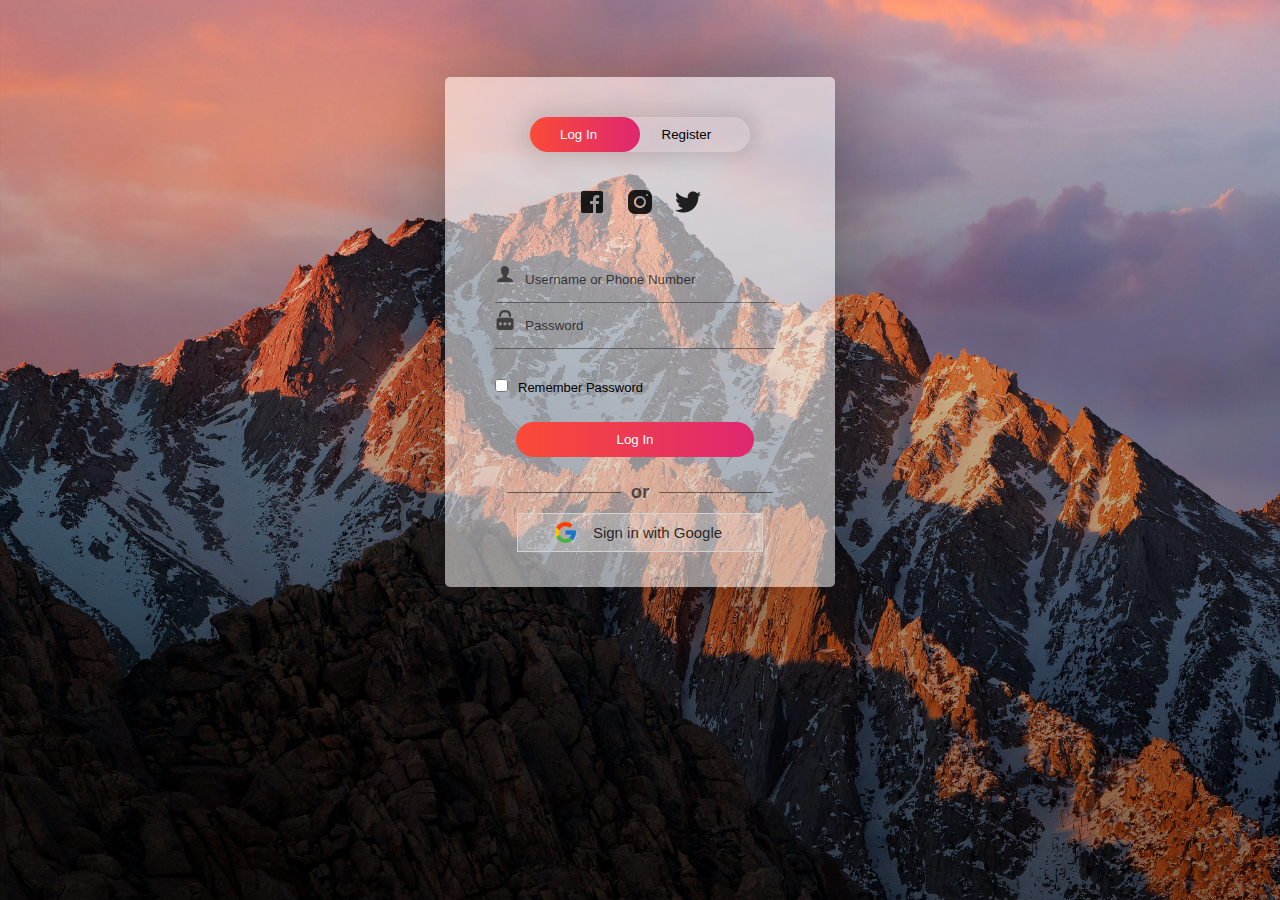
<file: VirtualClassroom/login.html>
<!DOCTYPE html>
<html>
<head>
	<link rel="shortcut icon" type="png" href="images/icon/favicon.png">
	<title>Login SignUp</title>
	<link rel="stylesheet" type="text/css" href="loginStyle.css">
	<script src="https://ajax.googleapis.com/ajax/libs/jquery/3.4.1/jquery.min.js"></script>

  <!-- It will redirect to the Home Page after submitting the form -->
  <script>
  $(document).ready(function(){
    $("form").submit(function(){
      alert("Great Job !");
    });
  });
  </script>
</head>
<body>
		<div class="form-box">
			<div class="button-box">
				<div id="btn"></div>
				<button type="button" class="toggle-btn" id="log" onclick="login()" style="color: #fff;">Log In</button>
				<button type="button" class="toggle-btn" id="reg" onclick="register()">Register</button>
			</div>
			<div class="social-icons">
				<img src="images/icon/fb2.png">
				<img src="images/icon/insta2.png">
				<img src="images/icon/tt2.png">
			</div>
			
			<!-- Login Form -->
			<form id="login" class="input-group" action="index.html">
				<div class="inp">
					<img src="images/icon/user.png"><input type="text" id="email" class="input-field" placeholder="Username or Phone Number" style="width: 88%; border:none;" required="required">
				</div>
				<div class="inp">
					<img src="images/icon/password.png"><input type="password" id="password" class="input-field" placeholder="Password" style="width: 88%; border: none;" required="required">
				</div>
				<input type="checkbox" class="check-box">Remember Password
				<button type="submit" class="submit-btn">Log In</button>
			</form>


			<div class="other" id="other">
				<div class="instead">
					<h3>or</h3>
				</div>
				<button class="connect" onclick="google()">
					<img src="images/icon/google.png"><span>Sign in with Google</span>
				</button>
			</div>
			
			<!-- Registration Form -->
			<form id="register" class="input-group">
				<input type="text" class="input-field" placeholder="Full Name" required="required">
				<input type="email" class="input-field" placeholder="Email Address" required="required">
				<input type="password" class="input-field" placeholder="Create Password" name="psame" required="required">
				<input type="password" class="input-field" placeholder="Confirm Password" name="psame" required="required">
				<input type="checkbox" class="check-box" id="chkAgree" onclick="goFurther()">I agree to the Terms & Conditions
				<button type="submit" id="btnSubmit" class="submit-btn reg-btn">Register</button>
			</form>
		</div>
		<script type="text/javascript" src="script.js"></script>
</body>
</html>
</file>
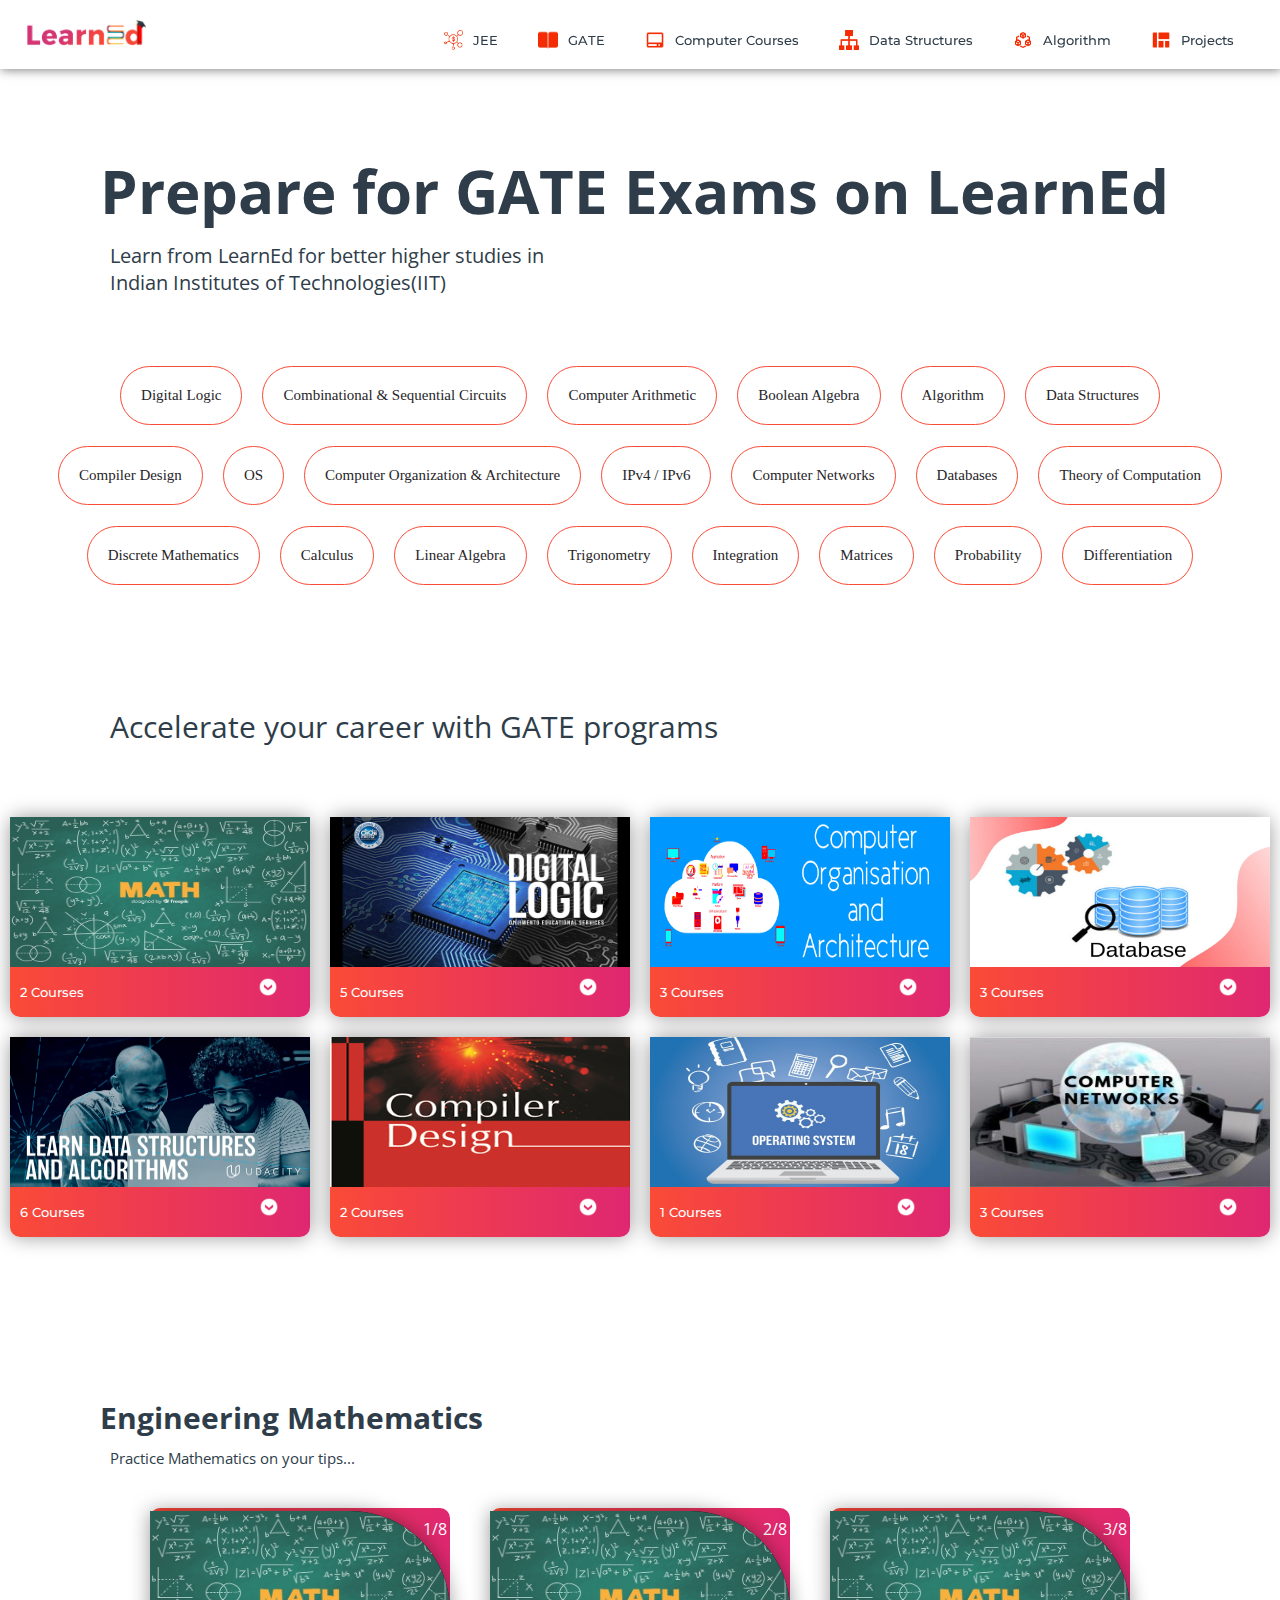
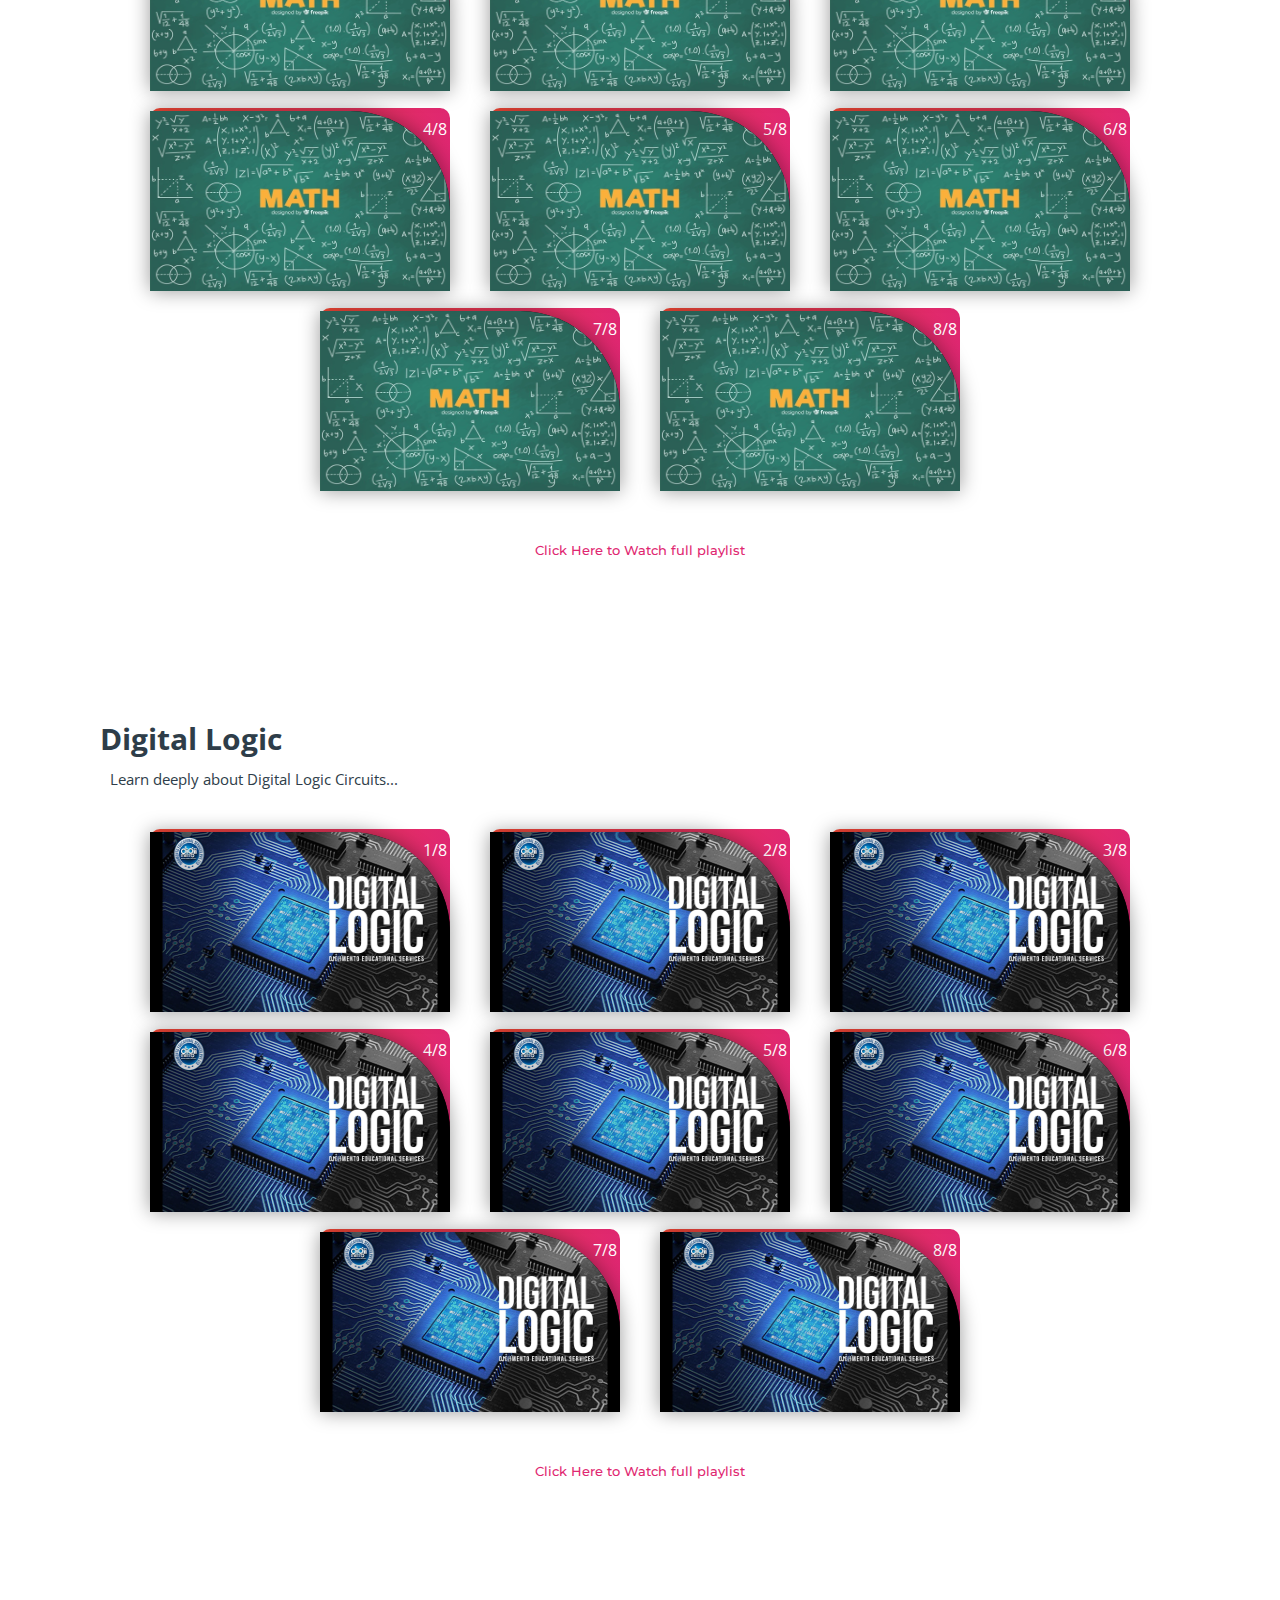
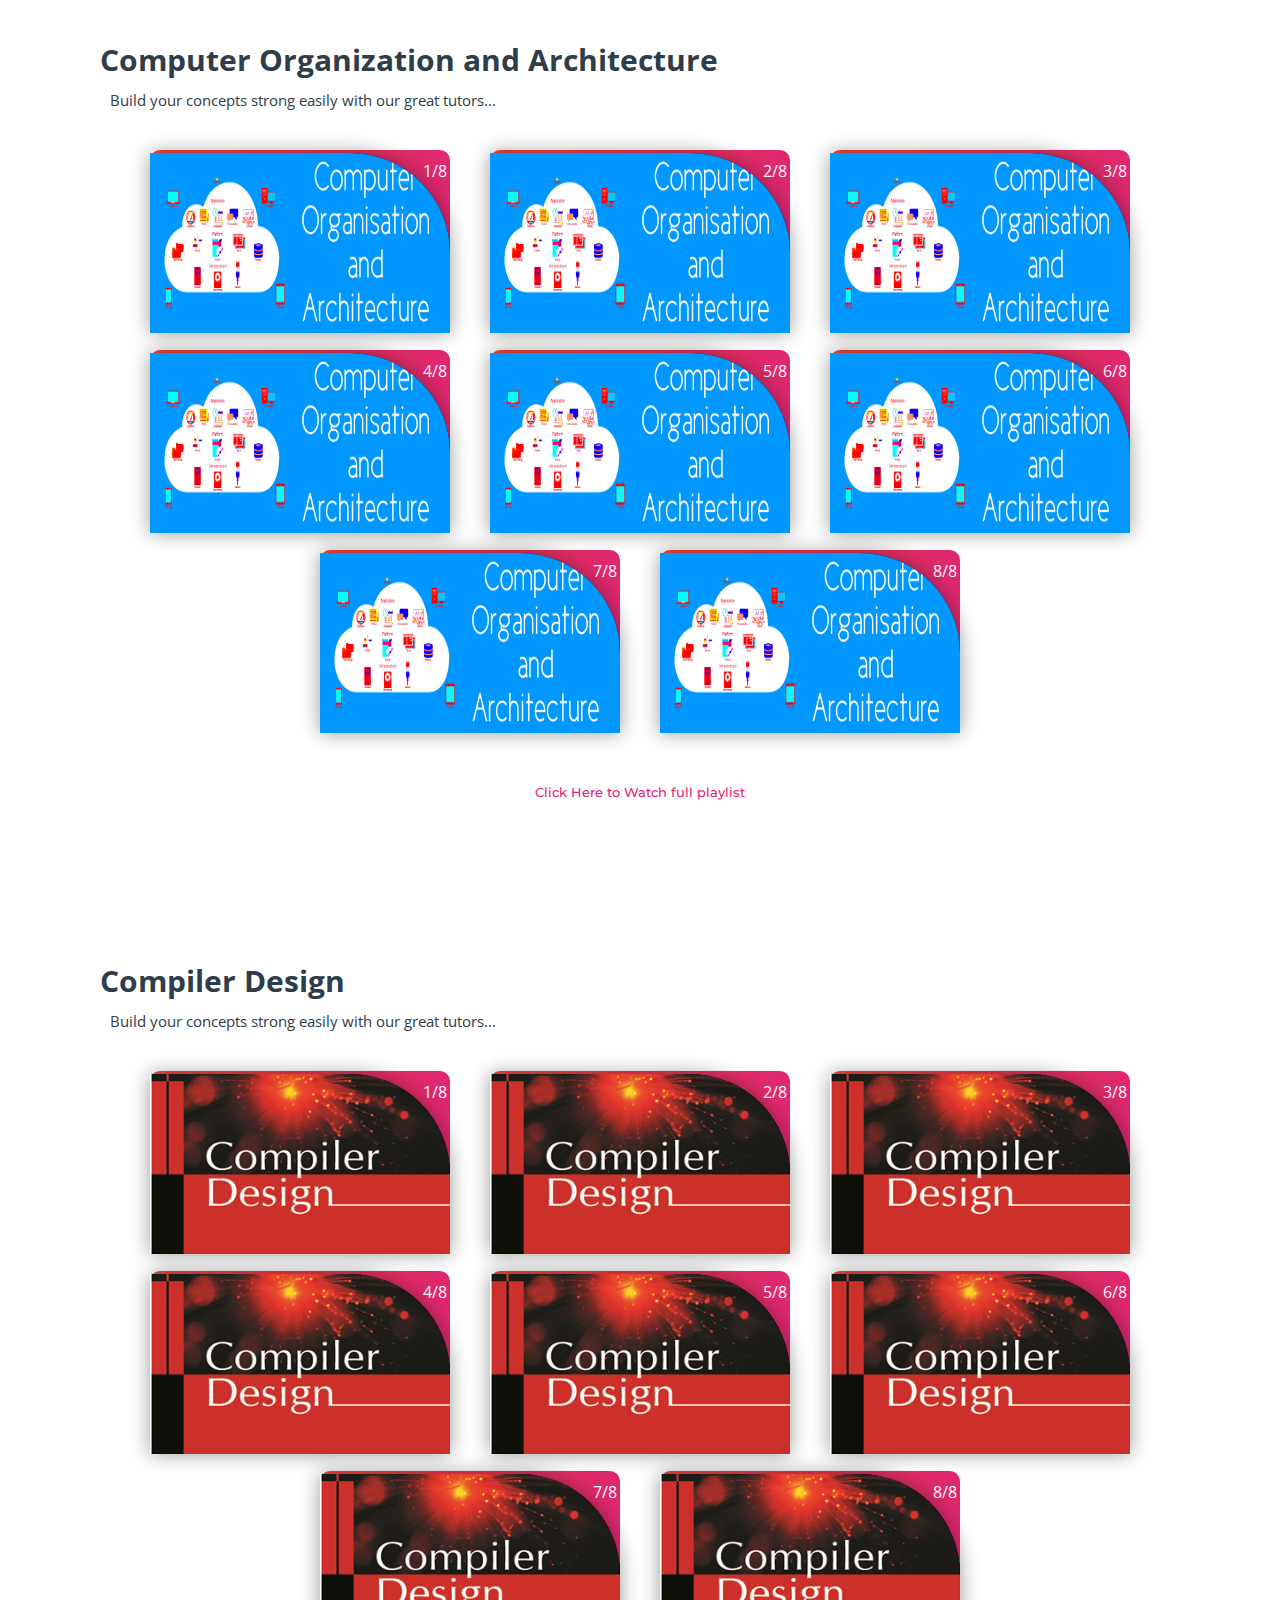
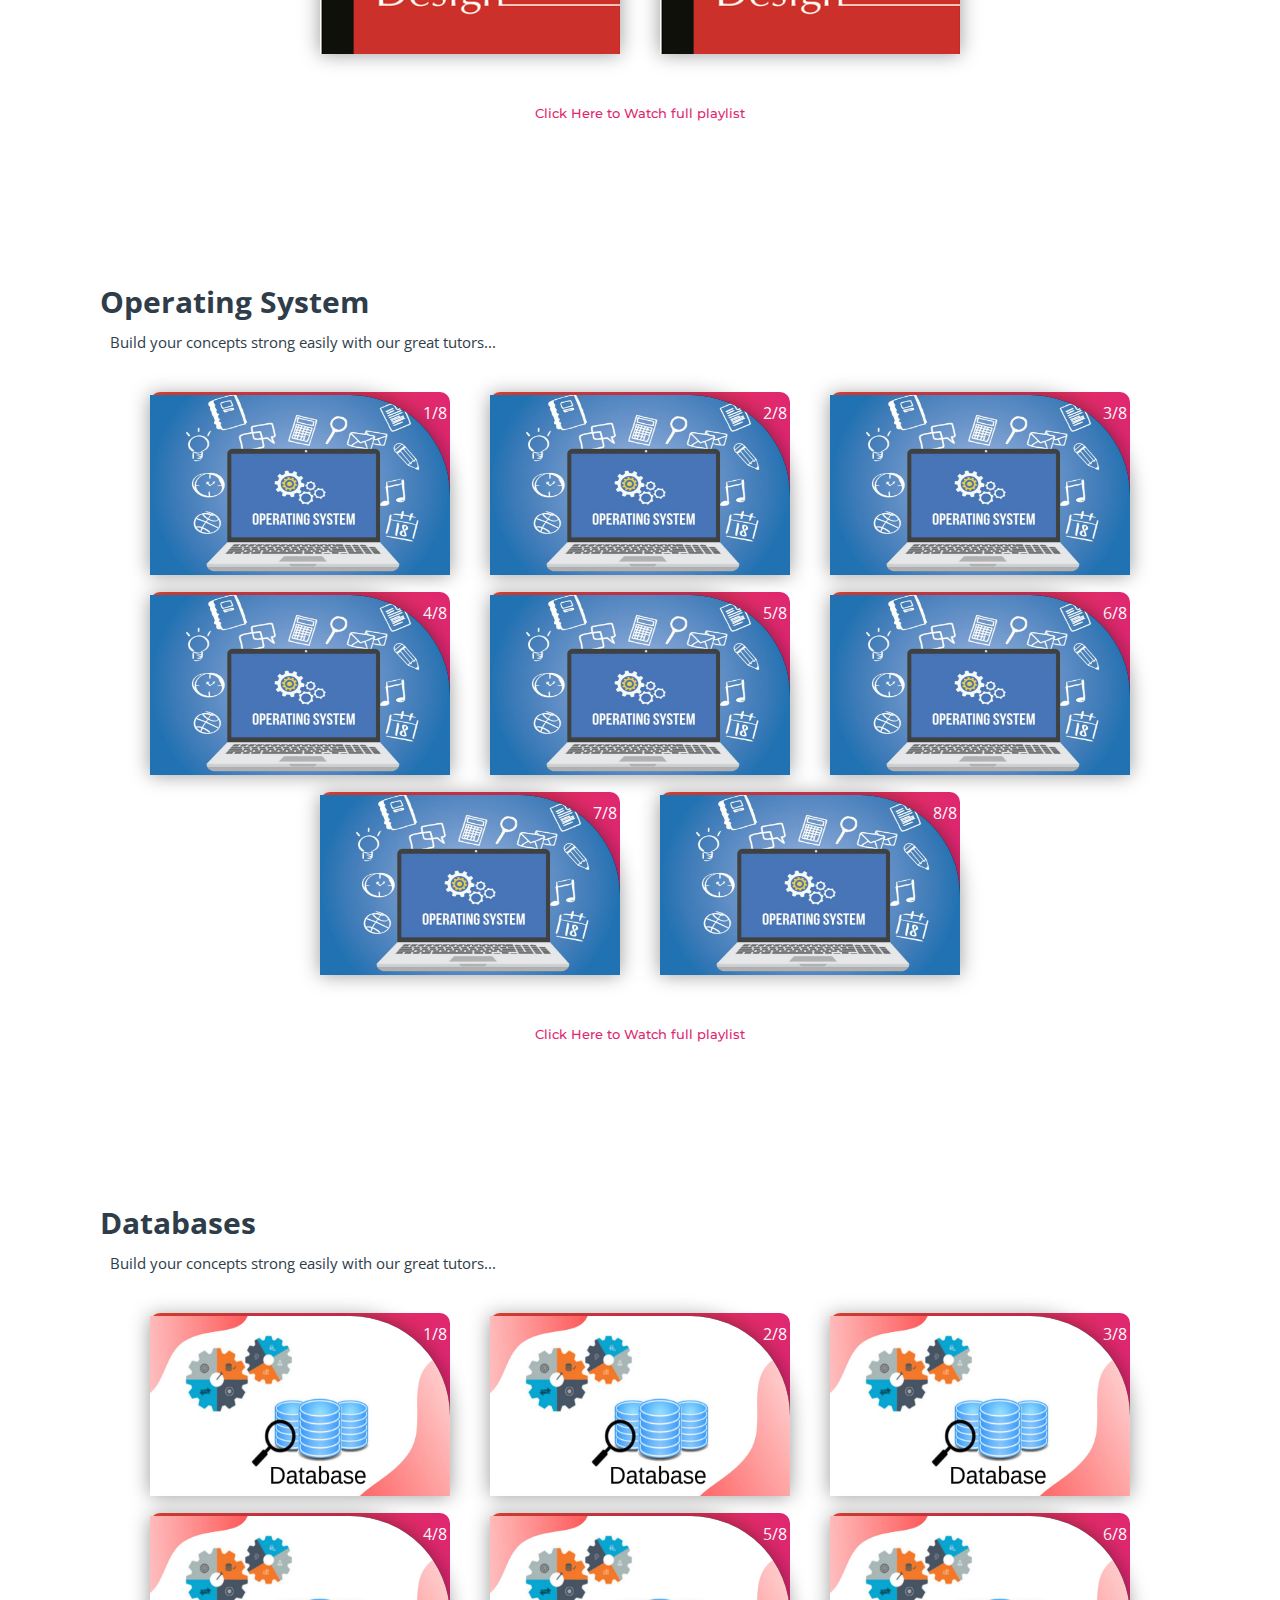
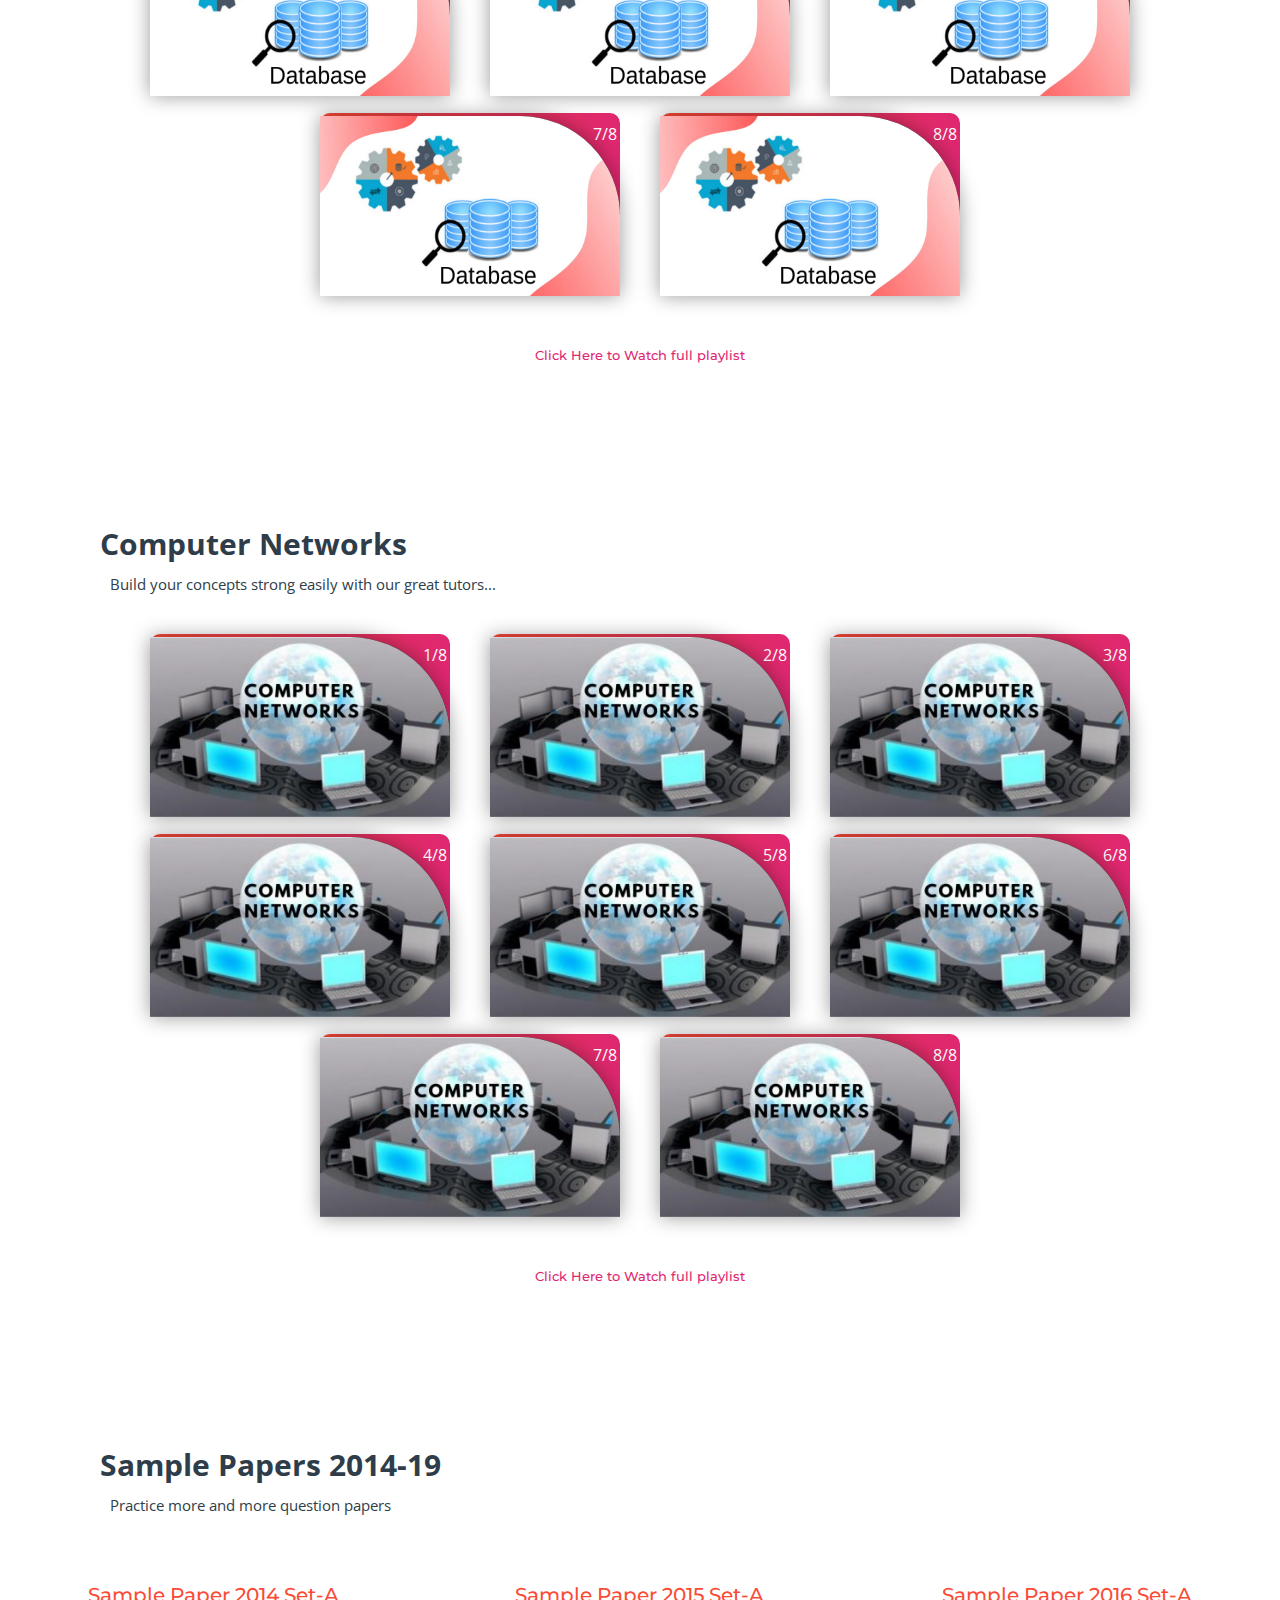
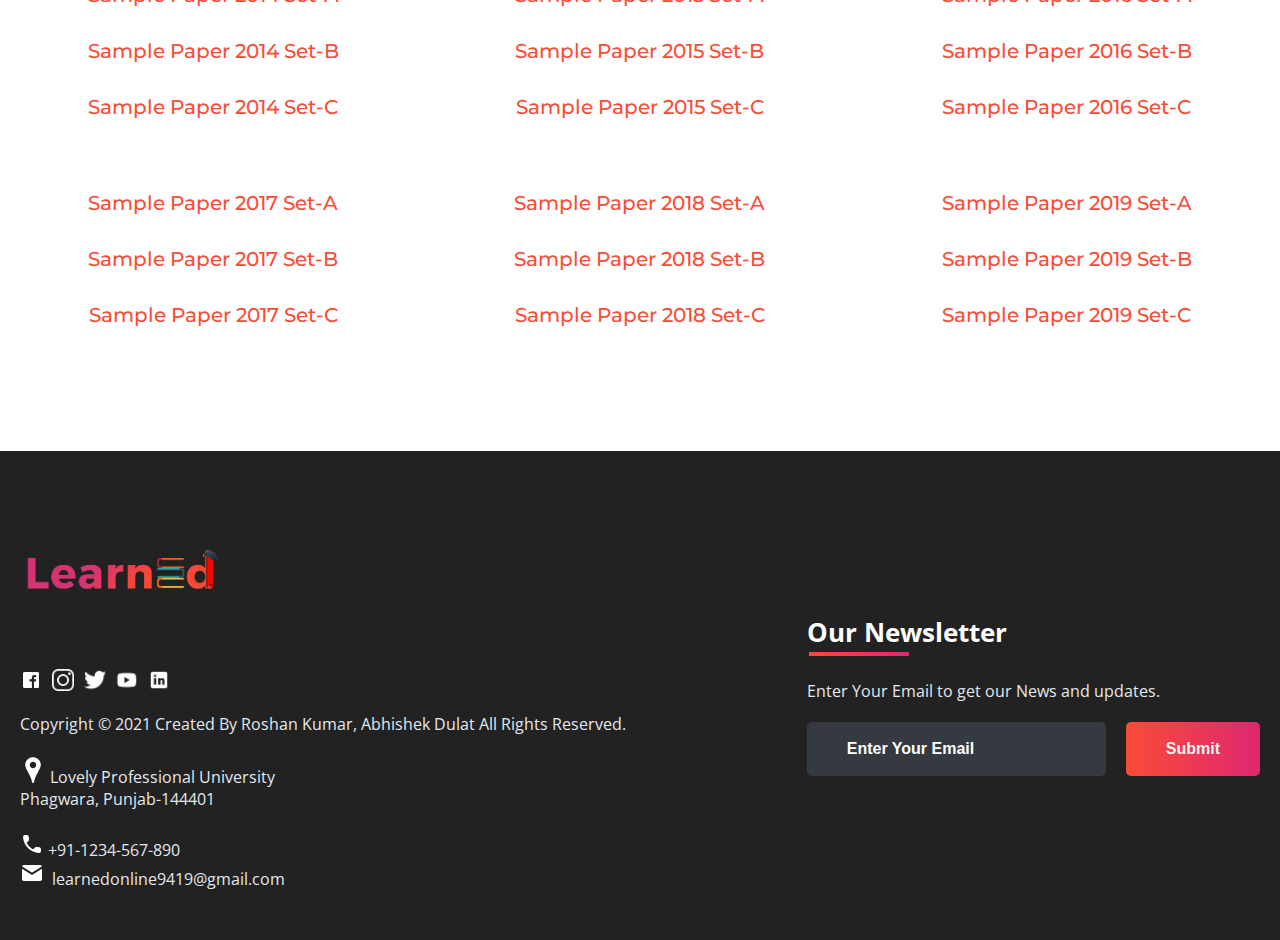
<file: VirtualClassroom/subjects/gate.html>
<!DOCTYPE html>
<html>
<head>
	<link rel="shortcut icon" type="png" href="../images/icon/favicon.png">
	<title>Prepare for GATE on LearnEd</title>
	<link rel="stylesheet" type="text/css" href="subjects.css">
	<script type="text/javascript" src="../script.js"></script>
</head>
<body>

<!-- NAVIGATION -->
	<header>
		<div class="nav" id="nav">
			<div id="learned-logo">
			<a href="../index.html"><img src="../images/icon/logo.png" style="width: 120px;"></a></div>
			<div class="switch-tab" id="switch-tab" onclick="switchTAB()"><img src="../images/icon/menu.png"></div>
			<ul id="list-switch">
				<li><a href="jee.html"><img src="../images/courses/d1.png" class="icon">JEE</a></li>
				<li><a href="#"><img src="../images/courses/paper.png" class="icon">GATE</a></li>
				<li><a href="computer_courses.html"><img src="../images/courses/computer.png" class="icon">Computer Courses</a></li>
				<li><a href="computer_courses.html#data"><img src="../images/courses/data.png" class="icon">Data Structures</a></li>
				<li><a href="computer_courses.html#algo"><img src="../images/courses/algo.png" class="icon">Algorithm</a></li>
				<li><a href="computer_courses.html#projects"><img src="../images/courses/projects.png" class="icon">Projects</a></li>
			</ul>
			<div class="search" id="search-switch">
				<input type="text" placeholder="Search" class="srch"><button id="srchbtn"><img src="../images/icon/search.png"></button>
			</div>
		</div>
	</header>


<!-- Main Title of the Page -->
	<div class="title">
		<span>Prepare for GATE Exams on LearnEd</span>
		<div class="shortdesc">
			<p>Learn from LearnEd for better higher studies in<br> Indian Institutes of Technologies(IIT)</p>
		</div>
	</div>


<!-- Some KeyWords related to topic -->
	<div class="course">
		<div class="cbox">
		<div class="det"><a href="#digital">Digital Logic</a></div>
		<div class="det"><a href="https://en.wikipedia.org/wiki/Sequential_logic" target="_blank">Combinational & Sequential Circuits</a></div>
		<div class="det"><a href="https://en.wikipedia.org/wiki/ALU" target="_blank">Computer Arithmetic</a></div>
		<div class="det"><a href="https://en.wikipedia.org/wiki/Boolean_algebra" target="_blank">Boolean Algebra</a></div>
		<div class="det"><a href="computer_courses.html#algo">Algorithm</a></div>
		<div class="det"><a href="computer_courses.html#data">Data Structures</a></div>
		</div>
		<div class="cbox">
		<div class="det"><a href="#compiler">Compiler Design</a></div>
		<div class="det"><a href="#os">OS</a></div>
		<div class="det"><a href="#coaa">Computer Organization & Architecture</a></div>
		<div class="det"><a href="https://en.wikipedia.org/wiki/IPv4" target="_blank">IPv4 / IPv6</a></div>
		<div class="det"><a href="#cn">Computer Networks</a></div>
		<div class="det"><a href="#database">Databases</a></div>
		<div class="det"><a href="https://en.wikipedia.org/wiki/Theory_of_computation" target="_blank">Theory of Computation</a></div>
		</div>
		<div class="cbox">
		<div class="det"><a href="#math">Discrete Mathematics</a></div>
		<div class="det"><a href="#math">Calculus</a></div>
		<div class="det"><a href="#math">Linear Algebra</a></div>
		<div class="det"><a href="#math">Trigonometry</a></div>
		<div class="det"><a href="#math">Integration</a></div>
		<div class="det"><a href="#math">Matrices</a></div>
		<div class="det"><a href="#math">Probability</a></div>
		<div class="det"><a href="#math">Differentiation</a></div>
		</div>
	</div>


<!-- Courses Available -->
	<div class="inbt">
		Accelerate your career with GATE programs
	</div>

	<div class="ccard">
	<center>
		<div class="ccardbox">
			<div class="dcard">
				<div class="fpart"><img src="../images/courses/math.jpg"></div>
				<a href="#math"><div class="spart">2 Courses <img src="../images/icon/dropdown.png"></div></a>
			</div>
			<div class="dcard">
				<div class="fpart"><img src="../images/courses/digital.jpg"></div>
				<a href="#digital"><div class="spart">5 Courses <img src="../images/icon/dropdown.png"></div></a>
			</div>
			<div class="dcard">
				<div class="fpart"><img src="../images/courses/coaa.jpg"></div>
				<a href="#coaa"><div class="spart">3 Courses <img src="../images/icon/dropdown.png"></div></a>
			</div>
			<div class="dcard">
				<div class="fpart"><img src="../images/courses/database.jpg"></div>
				<a href="#database"><div class="spart">3 Courses <img src="../images/icon/dropdown.png"></div></a>
			</div>
			<div class="dcard">
				<div class="fpart"><img src="../images/courses/data-algo.jpg"></div>
				<a href="computer_courses.html#data"><div class="spart">6 Courses <img src="../images/icon/dropdown.png"></div></a>
			</div>
			<div class="dcard">
				<div class="fpart"><img src="../images/courses/compiler.jpg"></div>
				<a href="#compiler"><div class="spart">2 Courses <img src="../images/icon/dropdown.png"></div></a>
			</div>
			<div class="dcard">
				<div class="fpart"><img src="../images/courses/os.jpg"></div>
				<a href="#os"><div class="spart">1 Courses <img src="../images/icon/dropdown.png"></div></a>
			</div>
			<div class="dcard">
				<div class="fpart"><img src="../images/courses/cn.jpg"></div>
				<a href="#cn"><div class="spart">3 Courses <img src="../images/icon/dropdown.png"></div></a>
			</div>
		</div>
	</center>
	</div>


<!-- Videos on ENGINEERING MATHEMATICS Lectures -->

	<div class="title2" id="math">
		<span>Engineering Mathematics</span>
		<div class="shortdesc2">
			<p>Practice Mathematics on your tips...</p>
		</div>
	</div>
	
	<center>
		<div class="ccardbox2">
			<div class="dcard2"><span class="tag" >1/8</span>
				<div class="fpart2"><img src="../images/courses/math.jpg">
					<iframe src="https://www.youtube.com/embed/xxGyTHWrHZg" frameborder="0" allow="accelerometer; autoplay; encrypted-media; gyroscope; picture-in-picture" allowfullscreen></iframe>
				</div>
			</div>
			<div class="dcard2"><span class="tag" >2/8</span>
				<div class="fpart2"><img src="../images/courses/math.jpg">
					<iframe src="https://www.youtube.com/embed/xxGyTHWrHZg" frameborder="0" allow="accelerometer; autoplay; encrypted-media; gyroscope; picture-in-picture" allowfullscreen></iframe>
				</div>
			</div>
			<div class="dcard2"><span class="tag" >3/8</span>
				<div class="fpart2"><img src="../images/courses/math.jpg">
					<iframe src="https://www.youtube.com/embed/xxGyTHWrHZg" frameborder="0" allow="accelerometer; autoplay; encrypted-media; gyroscope; picture-in-picture" allowfullscreen></iframe>
				</div>
			</div>
			<div class="dcard2"><span class="tag" >4/8</span>
				<div class="fpart2"><img src="../images/courses/math.jpg">
					<iframe src="https://www.youtube.com/embed/xxGyTHWrHZg" frameborder="0" allow="accelerometer; autoplay; encrypted-media; gyroscope; picture-in-picture" allowfullscreen></iframe>
				</div>
			</div>
		
			<div class="dcard2"><span class="tag" >5/8</span>
				<div class="fpart2"><img src="../images/courses/math.jpg">
					<iframe src="https://www.youtube.com/embed/xxGyTHWrHZg" frameborder="0" allow="accelerometer; autoplay; encrypted-media; gyroscope; picture-in-picture" allowfullscreen></iframe>
				</div>
			</div>
			<div class="dcard2"><span class="tag" >6/8</span>
				<div class="fpart2"><img src="../images/courses/math.jpg">
					<iframe src="https://www.youtube.com/embed/xxGyTHWrHZg" frameborder="0" allow="accelerometer; autoplay; encrypted-media; gyroscope; picture-in-picture" allowfullscreen></iframe>
				</div>
			</div>
			<div class="dcard2"><span class="tag" >7/8</span>
				<div class="fpart2"><img src="../images/courses/math.jpg">
					<iframe src="https://www.youtube.com/embed/xxGyTHWrHZg" frameborder="0" allow="accelerometer; autoplay; encrypted-media; gyroscope; picture-in-picture" allowfullscreen></iframe>
				</div>
			</div>
			<div class="dcard2"><span class="tag" >8/8</span>
				<div class="fpart2"><img src="../images/courses/math.jpg">
					<iframe src="https://www.youtube.com/embed/xxGyTHWrHZg" frameborder="0" allow="accelerometer; autoplay; encrypted-media; gyroscope; picture-in-picture" allowfullscreen></iframe>
				</div>
			</div>
		</div>
	</center>
<br><br>
	<div class="click-me">
		<a href="https://www.youtube.com/watch?v=xxGyTHWrHZg" target="_blank">Click Here to Watch full playlist</a>
	</div>



<!-- Videos on DIGITAL LOGIC Lectures -->

	<div class="title2" id="digital">
		<span>Digital Logic</span>
		<div class="shortdesc2">
			<p>Learn deeply about Digital Logic Circuits...</p>
		</div>
	</div>
	<center>
		<div class="ccardbox2">
			<div class="dcard2"><span class="tag" >1/8</span>
				<div class="fpart2"><img src="../images/courses/digital.jpg">
					<iframe src="https://www.youtube.com/embed/-M7oIM8hKSU" frameborder="0" allow="accelerometer; autoplay; encrypted-media; gyroscope; picture-in-picture" allowfullscreen></iframe>
				</div>
			</div>
			<div class="dcard2"><span class="tag" >2/8</span>
				<div class="fpart2"><img src="../images/courses/digital.jpg">
					<iframe src="https://www.youtube.com/embed/-M7oIM8hKSU" frameborder="0" allow="accelerometer; autoplay; encrypted-media; gyroscope; picture-in-picture" allowfullscreen></iframe>
				</div>
			</div>
			<div class="dcard2"><span class="tag" >3/8</span>
				<div class="fpart2"><img src="../images/courses/digital.jpg">
					<iframe src="https://www.youtube.com/embed/-M7oIM8hKSU" frameborder="0" allow="accelerometer; autoplay; encrypted-media; gyroscope; picture-in-picture" allowfullscreen></iframe>
				</div>
			</div>
			<div class="dcard2"><span class="tag" >4/8</span>
				<div class="fpart2"><img src="../images/courses/digital.jpg">
					<iframe src="https://www.youtube.com/embed/-M7oIM8hKSU" frameborder="0" allow="accelerometer; autoplay; encrypted-media; gyroscope; picture-in-picture" allowfullscreen></iframe>
				</div>
			</div>
		
			<div class="dcard2"><span class="tag" >5/8</span>
				<div class="fpart2"><img src="../images/courses/digital.jpg">
					<iframe src="https://www.youtube.com/embed/-M7oIM8hKSU" frameborder="0" allow="accelerometer; autoplay; encrypted-media; gyroscope; picture-in-picture" allowfullscreen></iframe>
				</div>
			</div>
			<div class="dcard2"><span class="tag" >6/8</span>
				<div class="fpart2"><img src="../images/courses/digital.jpg">
					<iframe src="https://www.youtube.com/embed/-M7oIM8hKSU" frameborder="0" allow="accelerometer; autoplay; encrypted-media; gyroscope; picture-in-picture" allowfullscreen></iframe>
				</div>
			</div>
			<div class="dcard2"><span class="tag" >7/8</span>
				<div class="fpart2"><img src="../images/courses/digital.jpg">
					<iframe src="https://www.youtube.com/embed/-M7oIM8hKSU" frameborder="0" allow="accelerometer; autoplay; encrypted-media; gyroscope; picture-in-picture" allowfullscreen></iframe>
				</div>
			</div>
			<div class="dcard2"><span class="tag" >8/8</span>
				<div class="fpart2"><img src="../images/courses/digital.jpg">
					<iframe src="https://www.youtube.com/embed/-M7oIM8hKSU" frameborder="0" allow="accelerometer; autoplay; encrypted-media; gyroscope; picture-in-picture" allowfullscreen></iframe>
				</div>
			</div>
		</div>
	</center>
<br><br>
	<div class="click-me">
		<a href="https://youtu.be/-M7oIM8hKSU" target="_blank">Click Here to Watch full playlist</a>
	</div>



<!-- Videos on COMPUTER ORGANIZATION and ARCHITECTURE Lectures -->

	<div class="title2" id="coaa">
		<span>Computer Organization and Architecture</span>
		<div class="shortdesc2">
			<p>Build your concepts strong easily with our great tutors...</p>
		</div>
	</div>
	<center>
		<div class="ccardbox2">
			<div class="dcard2"><span class="tag" >1/8</span>
				<div class="fpart2"><img src="../images/courses/coaa.jpg">
					<iframe src="https://www.youtube.com/embed/q6oiRtKTpX4" frameborder="0" allow="accelerometer; autoplay; encrypted-media; gyroscope; picture-in-picture" allowfullscreen></iframe>
				</div>
			</div>
			<div class="dcard2"><span class="tag" >2/8</span>
				<div class="fpart2"><img src="../images/courses/coaa.jpg">
					<iframe src="https://www.youtube.com/embed/q6oiRtKTpX4" frameborder="0" allow="accelerometer; autoplay; encrypted-media; gyroscope; picture-in-picture" allowfullscreen></iframe>
				</div>
			</div>
			<div class="dcard2"><span class="tag" >3/8</span>
				<div class="fpart2"><img src="../images/courses/coaa.jpg">
					<iframe src="https://www.youtube.com/embed/q6oiRtKTpX4" frameborder="0" allow="accelerometer; autoplay; encrypted-media; gyroscope; picture-in-picture" allowfullscreen></iframe>
				</div>
			</div>
			<div class="dcard2"><span class="tag" >4/8</span>
				<div class="fpart2"><img src="../images/courses/coaa.jpg">
					<iframe src="https://www.youtube.com/embed/q6oiRtKTpX4" frameborder="0" allow="accelerometer; autoplay; encrypted-media; gyroscope; picture-in-picture" allowfullscreen></iframe>
				</div>
			</div>
		
			<div class="dcard2"><span class="tag" >5/8</span>
				<div class="fpart2"><img src="../images/courses/coaa.jpg">
					<iframe src="https://www.youtube.com/embed/q6oiRtKTpX4" frameborder="0" allow="accelerometer; autoplay; encrypted-media; gyroscope; picture-in-picture" allowfullscreen></iframe>
				</div>
			</div>
			<div class="dcard2"><span class="tag" >6/8</span>
				<div class="fpart2"><img src="../images/courses/coaa.jpg">
					<iframe src="https://www.youtube.com/embed/q6oiRtKTpX4" frameborder="0" allow="accelerometer; autoplay; encrypted-media; gyroscope; picture-in-picture" allowfullscreen></iframe>
				</div>
			</div>
			<div class="dcard2"><span class="tag" >7/8</span>
				<div class="fpart2"><img src="../images/courses/coaa.jpg">
					<iframe src="https://www.youtube.com/embed/q6oiRtKTpX4" frameborder="0" allow="accelerometer; autoplay; encrypted-media; gyroscope; picture-in-picture" allowfullscreen></iframe>
				</div>
			</div>
			<div class="dcard2"><span class="tag" >8/8</span>
				<div class="fpart2"><img src="../images/courses/coaa.jpg">
					<iframe src="https://www.youtube.com/embed/q6oiRtKTpX4" frameborder="0" allow="accelerometer; autoplay; encrypted-media; gyroscope; picture-in-picture" allowfullscreen></iframe>
				</div>
			</div>
		</div>
	</center>
<br><br>
	<div class="click-me">
		<a href="https://youtu.be/q6oiRtKTpX4" target="_blank">Click Here to Watch full playlist</a>
	</div>



<!-- Videos on COMPILER Lectures -->

	<div class="title2" id="compiler">
		<span>Compiler Design</span>
		<div class="shortdesc2">
			<p>Build your concepts strong easily with our great tutors...</p>
		</div>
	</div>
	<center>
		<div class="ccardbox2">
			<div class="dcard2"><span class="tag" >1/8</span>
				<div class="fpart2"><img src="../images/courses/compiler.jpg">
					<iframe src="https://www.youtube.com/embed/yNZIhF6pxjM" frameborder="0" allow="accelerometer; autoplay; encrypted-media; gyroscope; picture-in-picture" allowfullscreen></iframe>
				</div>
			</div>
			<div class="dcard2"><span class="tag" >2/8</span>
				<div class="fpart2"><img src="../images/courses/compiler.jpg">
					<iframe src="https://www.youtube.com/embed/yNZIhF6pxjM" frameborder="0" allow="accelerometer; autoplay; encrypted-media; gyroscope; picture-in-picture" allowfullscreen></iframe>
				</div>
			</div>
			<div class="dcard2"><span class="tag" >3/8</span>
				<div class="fpart2"><img src="../images/courses/compiler.jpg">
					<iframe src="https://www.youtube.com/embed/yNZIhF6pxjM" frameborder="0" allow="accelerometer; autoplay; encrypted-media; gyroscope; picture-in-picture" allowfullscreen></iframe>
				</div>
			</div>
			<div class="dcard2"><span class="tag" >4/8</span>
				<div class="fpart2"><img src="../images/courses/compiler.jpg">
					<iframe src="https://www.youtube.com/embed/yNZIhF6pxjM" frameborder="0" allow="accelerometer; autoplay; encrypted-media; gyroscope; picture-in-picture" allowfullscreen></iframe>
				</div>
			</div>
		
			<div class="dcard2"><span class="tag" >5/8</span>
				<div class="fpart2"><img src="../images/courses/compiler.jpg">
					<iframe src="https://www.youtube.com/embed/yNZIhF6pxjM" frameborder="0" allow="accelerometer; autoplay; encrypted-media; gyroscope; picture-in-picture" allowfullscreen></iframe>
				</div>
			</div>
			<div class="dcard2"><span class="tag" >6/8</span>
				<div class="fpart2"><img src="../images/courses/compiler.jpg">
					<iframe src="https://www.youtube.com/embed/yNZIhF6pxjM" frameborder="0" allow="accelerometer; autoplay; encrypted-media; gyroscope; picture-in-picture" allowfullscreen></iframe>
				</div>
			</div>
			<div class="dcard2"><span class="tag" >7/8</span>
				<div class="fpart2"><img src="../images/courses/compiler.jpg">
					<iframe src="https://www.youtube.com/embed/yNZIhF6pxjM" frameborder="0" allow="accelerometer; autoplay; encrypted-media; gyroscope; picture-in-picture" allowfullscreen></iframe>
				</div>
			</div>
			<div class="dcard2"><span class="tag" >8/8</span>
				<div class="fpart2"><img src="../images/courses/compiler.jpg">
					<iframe src="https://www.youtube.com/embed/yNZIhF6pxjM" frameborder="0" allow="accelerometer; autoplay; encrypted-media; gyroscope; picture-in-picture" allowfullscreen></iframe>
				</div>
			</div>
		</div>
	</center>
<br><br>
	<div class="click-me">
		<a href="https://youtu.be/yNZIhF6pxjM" target="_blank">Click Here to Watch full playlist</a>
	</div>



<!-- Videos on OPERATING SYSTEM Lectures -->


<div class="title2" id="os">
		<span>Operating System</span>
		<div class="shortdesc2">
			<p>Build your concepts strong easily with our great tutors...</p>
		</div>
	</div>
	<center>
		<div class="ccardbox2">
			<div class="dcard2"><span class="tag" >1/8</span>
				<div class="fpart2"><img src="../images/courses/os.jpg">
					<iframe src="https://www.youtube.com/embed/vBURTt97EkA" frameborder="0" allow="accelerometer; autoplay; encrypted-media; gyroscope; picture-in-picture" allowfullscreen></iframe>
				</div>
			</div>
			<div class="dcard2"><span class="tag" >2/8</span>
				<div class="fpart2"><img src="../images/courses/os.jpg">
					<iframe src="https://www.youtube.com/embed/vBURTt97EkA" frameborder="0" allow="accelerometer; autoplay; encrypted-media; gyroscope; picture-in-picture" allowfullscreen></iframe>
				</div>
			</div>
			<div class="dcard2"><span class="tag" >3/8</span>
				<div class="fpart2"><img src="../images/courses/os.jpg">
					<iframe src="https://www.youtube.com/embed/vBURTt97EkA" frameborder="0" allow="accelerometer; autoplay; encrypted-media; gyroscope; picture-in-picture" allowfullscreen></iframe>
				</div>
			</div>
			<div class="dcard2"><span class="tag" >4/8</span>
				<div class="fpart2"><img src="../images/courses/os.jpg">
					<iframe src="https://www.youtube.com/embed/vBURTt97EkA" frameborder="0" allow="accelerometer; autoplay; encrypted-media; gyroscope; picture-in-picture" allowfullscreen></iframe>
				</div>
			</div>
		
			<div class="dcard2"><span class="tag" >5/8</span>
				<div class="fpart2"><img src="../images/courses/os.jpg">
					<iframe src="https://www.youtube.com/embed/vBURTt97EkA" frameborder="0" allow="accelerometer; autoplay; encrypted-media; gyroscope; picture-in-picture" allowfullscreen></iframe>
				</div>
			</div>
			<div class="dcard2"><span class="tag" >6/8</span>
				<div class="fpart2"><img src="../images/courses/os.jpg">
					<iframe src="https://www.youtube.com/embed/vBURTt97EkA" frameborder="0" allow="accelerometer; autoplay; encrypted-media; gyroscope; picture-in-picture" allowfullscreen></iframe>
				</div>
			</div>
			<div class="dcard2"><span class="tag" >7/8</span>
				<div class="fpart2"><img src="../images/courses/os.jpg">
					<iframe src="https://www.youtube.com/embed/vBURTt97EkA" frameborder="0" allow="accelerometer; autoplay; encrypted-media; gyroscope; picture-in-picture" allowfullscreen></iframe>
				</div>
			</div>
			<div class="dcard2"><span class="tag" >8/8</span>
				<div class="fpart2"><img src="../images/courses/os.jpg">
					<iframe src="https://www.youtube.com/embed/vBURTt97EkA" frameborder="0" allow="accelerometer; autoplay; encrypted-media; gyroscope; picture-in-picture" allowfullscreen></iframe>
				</div>
			</div>
		</div>
	</center>

<br><br>
	<div class="click-me">
		<a href="https://youtu.be/vBURTt97EkA" target="_blank">Click Here to Watch full playlist</a>
	</div>


<!-- Videos on DATABASE Lectures -->

<div class="title2" id="database">
		<span>Databases</span>
		<div class="shortdesc2">
			<p>Build your concepts strong easily with our great tutors...</p>
		</div>
	</div>
	<center>
		<div class="ccardbox2">
			<div class="dcard2"><span class="tag" >1/8</span>
				<div class="fpart2"><img src="../images/courses/database.jpg">
					<iframe src="https://www.youtube.com/embed/wR0jg0eQsZA" frameborder="0" allow="accelerometer; autoplay; encrypted-media; gyroscope; picture-in-picture" allowfullscreen></iframe>
				</div>
			</div>
			<div class="dcard2"><span class="tag" >2/8</span>
				<div class="fpart2"><img src="../images/courses/database.jpg">
					<iframe src="https://www.youtube.com/embed/wR0jg0eQsZA" frameborder="0" allow="accelerometer; autoplay; encrypted-media; gyroscope; picture-in-picture" allowfullscreen></iframe>
				</div>
			</div>
			<div class="dcard2"><span class="tag" >3/8</span>
				<div class="fpart2"><img src="../images/courses/database.jpg">
					<iframe src="https://www.youtube.com/embed/wR0jg0eQsZA" frameborder="0" allow="accelerometer; autoplay; encrypted-media; gyroscope; picture-in-picture" allowfullscreen></iframe>
				</div>
			</div>
			<div class="dcard2"><span class="tag" >4/8</span>
				<div class="fpart2"><img src="../images/courses/database.jpg">
					<iframe src="https://www.youtube.com/embed/wR0jg0eQsZA" frameborder="0" allow="accelerometer; autoplay; encrypted-media; gyroscope; picture-in-picture" allowfullscreen></iframe>
				</div>
			</div>
		
			<div class="dcard2"><span class="tag" >5/8</span>
				<div class="fpart2"><img src="../images/courses/database.jpg">
					<iframe src="https://www.youtube.com/embed/wR0jg0eQsZA" frameborder="0" allow="accelerometer; autoplay; encrypted-media; gyroscope; picture-in-picture" allowfullscreen></iframe>
				</div>
			</div>
			<div class="dcard2"><span class="tag" >6/8</span>
				<div class="fpart2"><img src="../images/courses/database.jpg">
					<iframe src="https://www.youtube.com/embed/wR0jg0eQsZA" frameborder="0" allow="accelerometer; autoplay; encrypted-media; gyroscope; picture-in-picture" allowfullscreen></iframe>
				</div>
			</div>
			<div class="dcard2"><span class="tag" >7/8</span>
				<div class="fpart2"><img src="../images/courses/database.jpg">
					<iframe src="https://www.youtube.com/embed/wR0jg0eQsZA" frameborder="0" allow="accelerometer; autoplay; encrypted-media; gyroscope; picture-in-picture" allowfullscreen></iframe>
				</div>
			</div>
			<div class="dcard2"><span class="tag" >8/8</span>
				<div class="fpart2"><img src="../images/courses/database.jpg">
					<iframe src="https://www.youtube.com/embed/wR0jg0eQsZA" frameborder="0" allow="accelerometer; autoplay; encrypted-media; gyroscope; picture-in-picture" allowfullscreen></iframe>
				</div>
			</div>
		</div>
	</center>
<br><br>
	<div class="click-me">
		<a href="https://youtu.be/wR0jg0eQsZA" target="_blank">Click Here to Watch full playlist</a>
	</div>



<!-- Videos on COMPUTER NETWORKS Lectures -->

<div class="title2" id="cn">
		<span>Computer Networks</span>
		<div class="shortdesc2">
			<p>Build your concepts strong easily with our great tutors...</p>
		</div>
	</div>
	<center>
		<div class="ccardbox2">
			<div class="dcard2"><span class="tag" >1/8</span>
				<div class="fpart2"><img src="../images/courses/cn.jpg">
					<iframe src="https://www.youtube.com/embed/qiQR5rTSshw" frameborder="0" allow="accelerometer; autoplay; encrypted-media; gyroscope; picture-in-picture" allowfullscreen></iframe>
				</div>
			</div>
			<div class="dcard2"><span class="tag" >2/8</span>
				<div class="fpart2"><img src="../images/courses/cn.jpg">
					<iframe src="https://www.youtube.com/embed/qiQR5rTSshw" frameborder="0" allow="accelerometer; autoplay; encrypted-media; gyroscope; picture-in-picture" allowfullscreen></iframe>
				</div>
			</div>
			<div class="dcard2"><span class="tag" >3/8</span>
				<div class="fpart2"><img src="../images/courses/cn.jpg">
					<iframe src="https://www.youtube.com/embed/qiQR5rTSshw" frameborder="0" allow="accelerometer; autoplay; encrypted-media; gyroscope; picture-in-picture" allowfullscreen></iframe>
				</div>
			</div>
			<div class="dcard2"><span class="tag" >4/8</span>
				<div class="fpart2"><img src="../images/courses/cn.jpg">
					<iframe src="https://www.youtube.com/embed/qiQR5rTSshw" frameborder="0" allow="accelerometer; autoplay; encrypted-media; gyroscope; picture-in-picture" allowfullscreen></iframe>
				</div>
			</div>
		
			<div class="dcard2"><span class="tag" >5/8</span>
				<div class="fpart2"><img src="../images/courses/cn.jpg">
					<iframe src="https://www.youtube.com/embed/qiQR5rTSshw" frameborder="0" allow="accelerometer; autoplay; encrypted-media; gyroscope; picture-in-picture" allowfullscreen></iframe>
				</div>
			</div>
			<div class="dcard2"><span class="tag" >6/8</span>
				<div class="fpart2"><img src="../images/courses/cn.jpg">
					<iframe src="https://www.youtube.com/embed/qiQR5rTSshw" frameborder="0" allow="accelerometer; autoplay; encrypted-media; gyroscope; picture-in-picture" allowfullscreen></iframe>
				</div>
			</div>
			<div class="dcard2"><span class="tag" >7/8</span>
				<div class="fpart2"><img src="../images/courses/cn.jpg">
					<iframe src="https://www.youtube.com/embed/qiQR5rTSshw" frameborder="0" allow="accelerometer; autoplay; encrypted-media; gyroscope; picture-in-picture" allowfullscreen></iframe>
				</div>
			</div>
			<div class="dcard2"><span class="tag" >8/8</span>
				<div class="fpart2"><img src="../images/courses/cn.jpg">
					<iframe src="https://www.youtube.com/embed/qiQR5rTSshw" frameborder="0" allow="accelerometer; autoplay; encrypted-media; gyroscope; picture-in-picture" allowfullscreen></iframe>
				</div>
			</div>
		</div>
	</center>

<br><br>
	<div class="click-me">
		<a href="https://youtu.be/qiQR5rTSshw" target="_blank">Click Here to Watch full playlist</a>
	</div>

	

<!-- Links for SAMPLE PAPERS of JEE MAINS & ADVANCED -->

	<div class="title2" id="sample_papers">
		<span>Sample Papers 2014-19</span>
		<div class="shortdesc2">
			<p>Practice more and more question papers</p>
		</div>
	</div>

	<div class="sample">
		<ul>
			<li><a href="../samplePapers/p1.pdf" target="_blank">Sample Paper 2014 Set-A</a></li>
			<li><a href="../samplePapers/p1.pdf" target="_blank">Sample Paper 2014 Set-B</a></li>
			<li><a href="../samplePapers/p1.pdf" target="_blank">Sample Paper 2014 Set-C</a></li>
		</ul>
		<ul>
			<li><a href="../samplePapers/p1.pdf" target="_blank">Sample Paper 2015 Set-A</a></li>
			<li><a href="../samplePapers/p1.pdf" target="_blank">Sample Paper 2015 Set-B</a></li>
			<li><a href="../samplePapers/p1.pdf" target="_blank">Sample Paper 2015 Set-C</a></li>
		</ul>
		<ul>
			<li><a href="../samplePapers/p1.pdf" target="_blank">Sample Paper 2016 Set-A</a></li>
			<li><a href="../samplePapers/p1.pdf" target="_blank">Sample Paper 2016 Set-B</a></li>
			<li><a href="../samplePapers/p1.pdf" target="_blank">Sample Paper 2016 Set-C</a></li>
		</ul>
	</div>
	<div class="sample lastSample">
		<ul>
			<li><a href="../samplePapers/p1.pdf" target="_blank">Sample Paper 2017 Set-A</a></li>
			<li><a href="../samplePapers/p1.pdf" target="_blank">Sample Paper 2017 Set-B</a></li>
			<li><a href="../samplePapers/p1.pdf" target="_blank">Sample Paper 2017 Set-C</a></li>
		</ul>
		<ul>
			<li><a href="../samplePapers/p1.pdf" target="_blank">Sample Paper 2018 Set-A</a></li>
			<li><a href="../samplePapers/p1.pdf" target="_blank">Sample Paper 2018 Set-B</a></li>
			<li><a href="../samplePapers/p1.pdf" target="_blank">Sample Paper 2018 Set-C</a></li>
		</ul>
		<ul>
			<li><a href="../samplePapers/p1.pdf" target="_blank">Sample Paper 2019 Set-A</a></li>
			<li><a href="../samplePapers/p1.pdf" target="_blank">Sample Paper 2019 Set-B</a></li>
			<li><a href="../samplePapers/p1.pdf" target="_blank">Sample Paper 2019 Set-C</a></li>
		</ul>
	</div>


<!-- FOOTER -->
<footer>
	<div class="footer-container">
		<div class="left-col">
			<img src="../images/icon/logo - Copy.png" style="width: 200px;">
			<div class="logo"></div>
			<div class="social-media">
				<a href="#"><img src="../images/icon\fb.png"></a>
				<a href="#"><img src="../images/icon\insta.png"></a>
				<a href="#"><img src="../images/icon\tt.png"></a>
				<a href="#"><img src="../images/icon\ytube.png"></a>
				<a href="#"><img src="../images/icon\linkedin.png"></a>
			</div><br><br>
			<p class="rights-text">Copyright © 2021 Created By Roshan Kumar, Abhishek Dulat All Rights Reserved.</p>
			<br><p><img src="../images/icon/location.png"> Lovely Professional University<br>Phagwara, Punjab-144401</p><br>
			<p><img src="../images/icon/phone.png"> +91-1234-567-890<br><img src="../images/icon/mail.png">&nbsp; learnedonline9419@gmail.com</p>
		</div>
		<div class="right-col">
			<h1 style="color: #fff">Our Newsletter</h1>
			<div class="border"></div><br>
			<p>Enter Your Email to get our News and updates.</p>
			<form class="newsletter-form">
				<input class="txtb" type="email" placeholder="Enter Your Email">
				<input class="btn" type="submit" value="Submit">
			</form>
		</div>
	</div>
</footer>

</body>
</html>
</file>
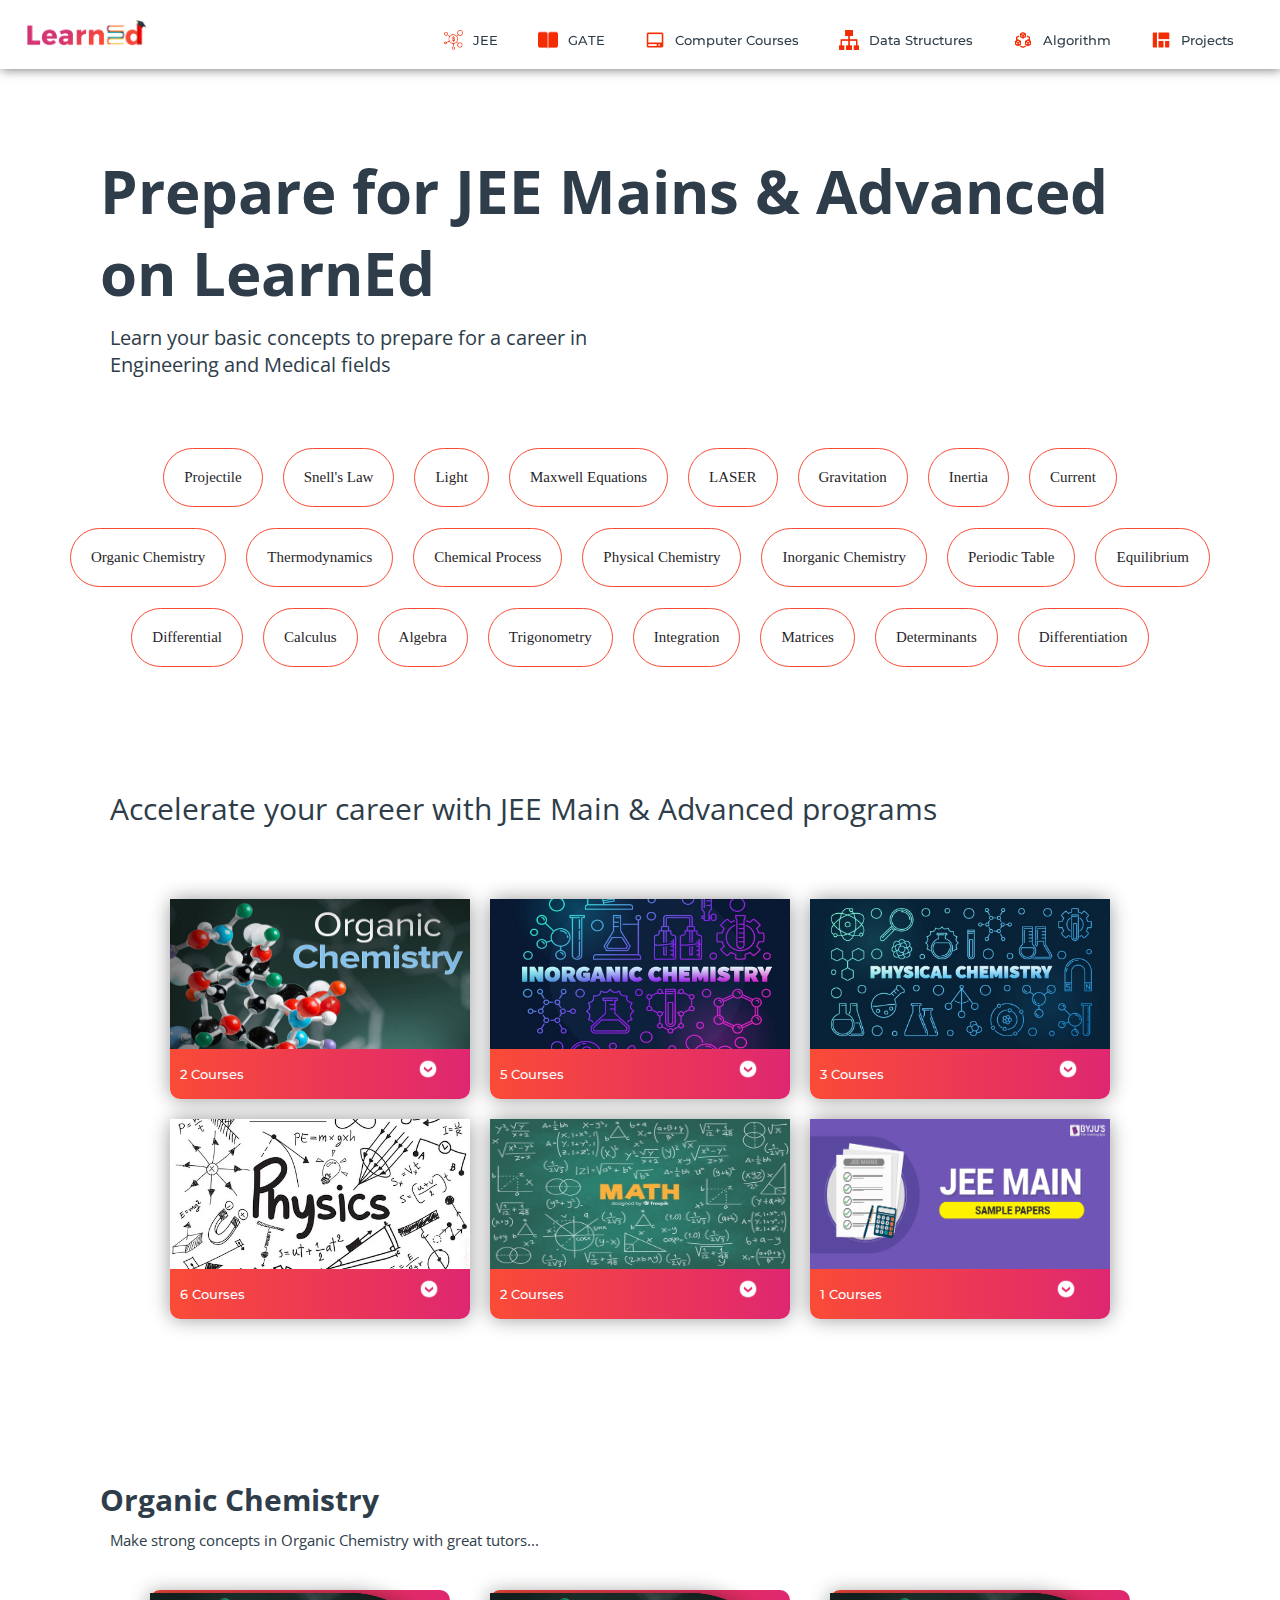
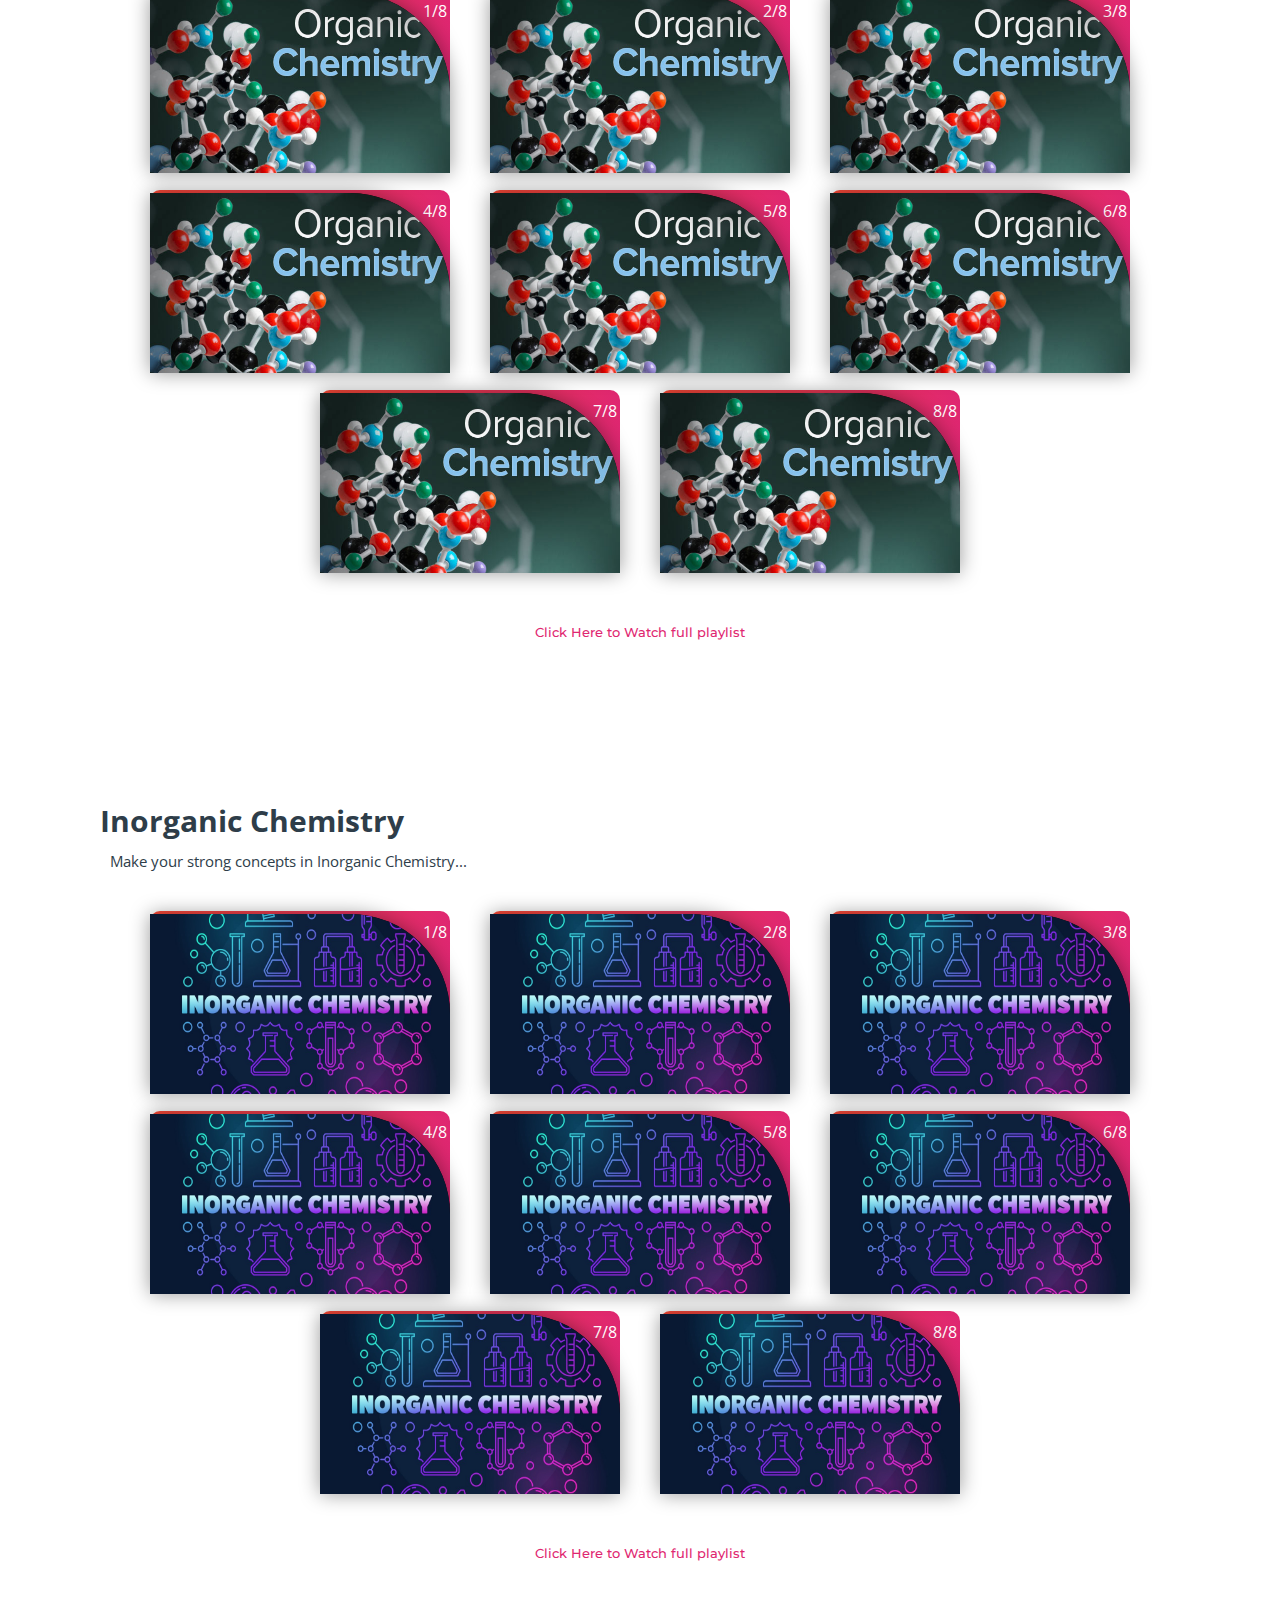
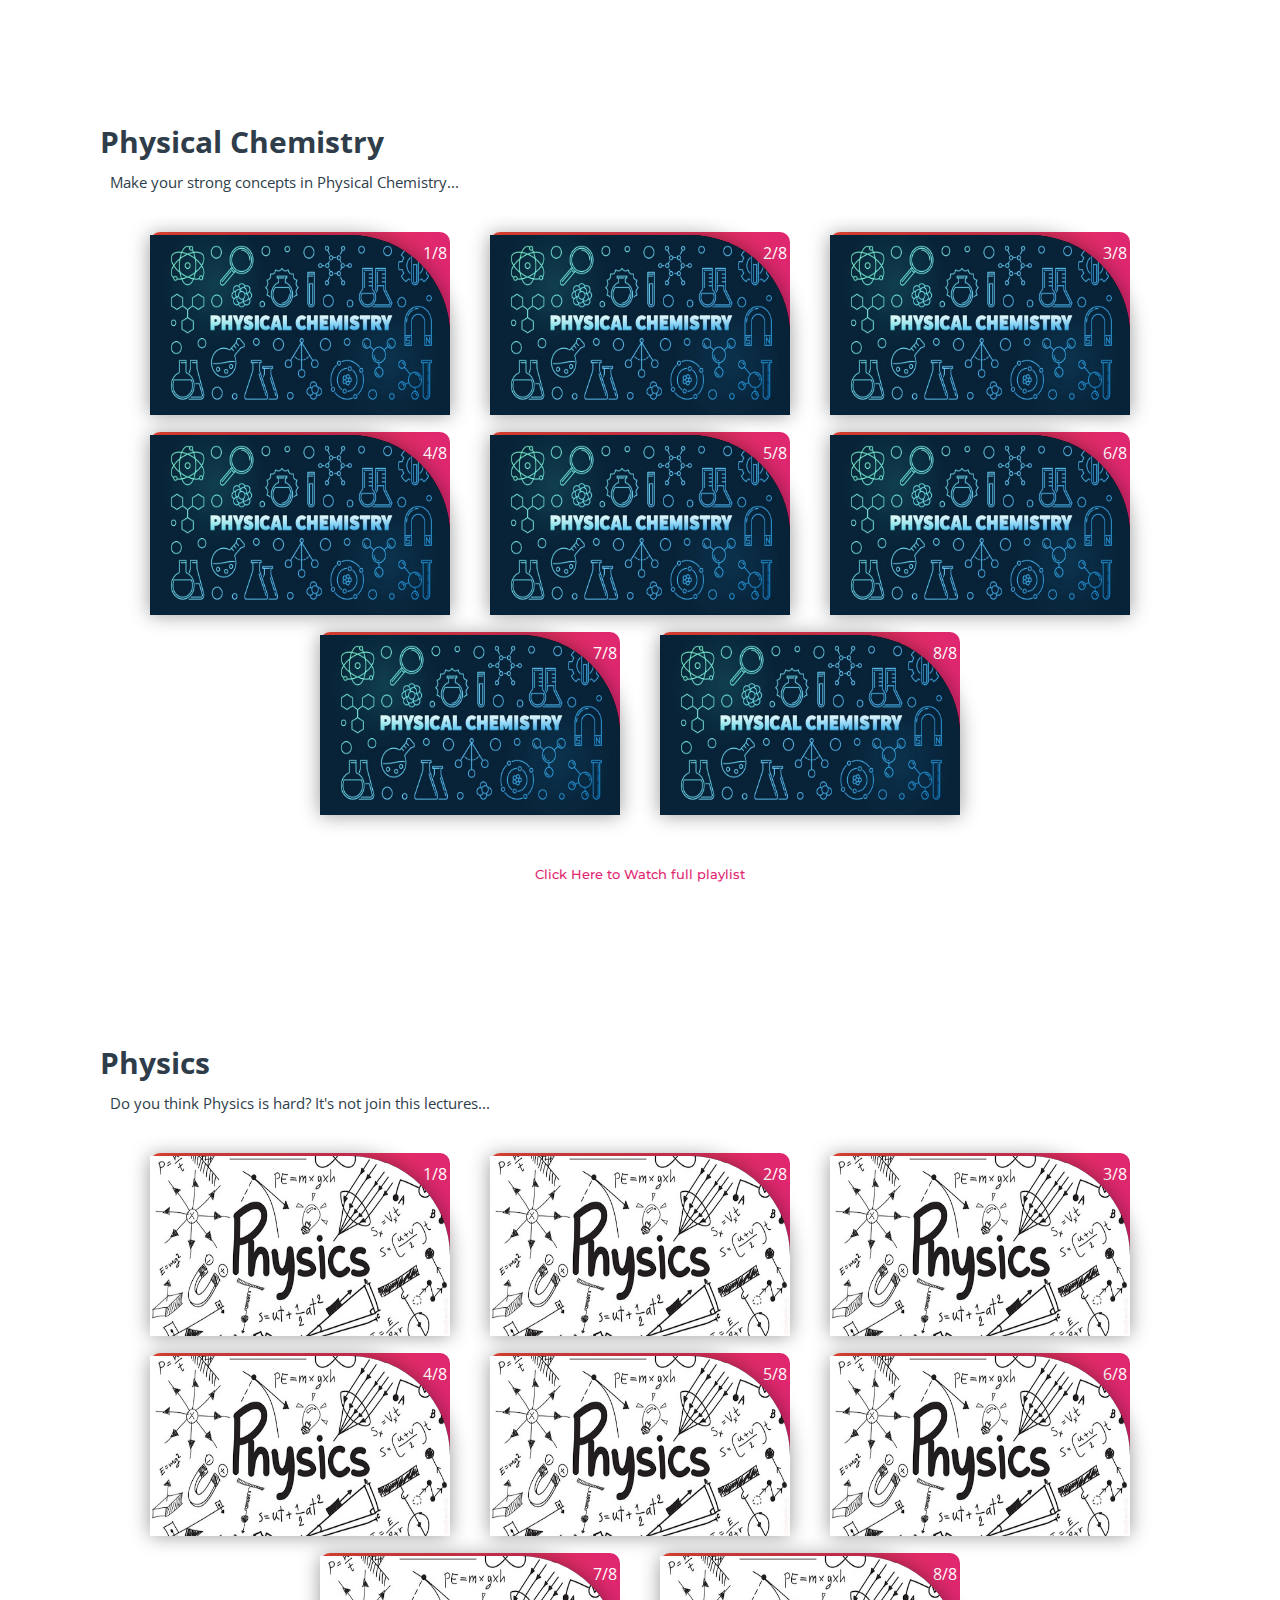
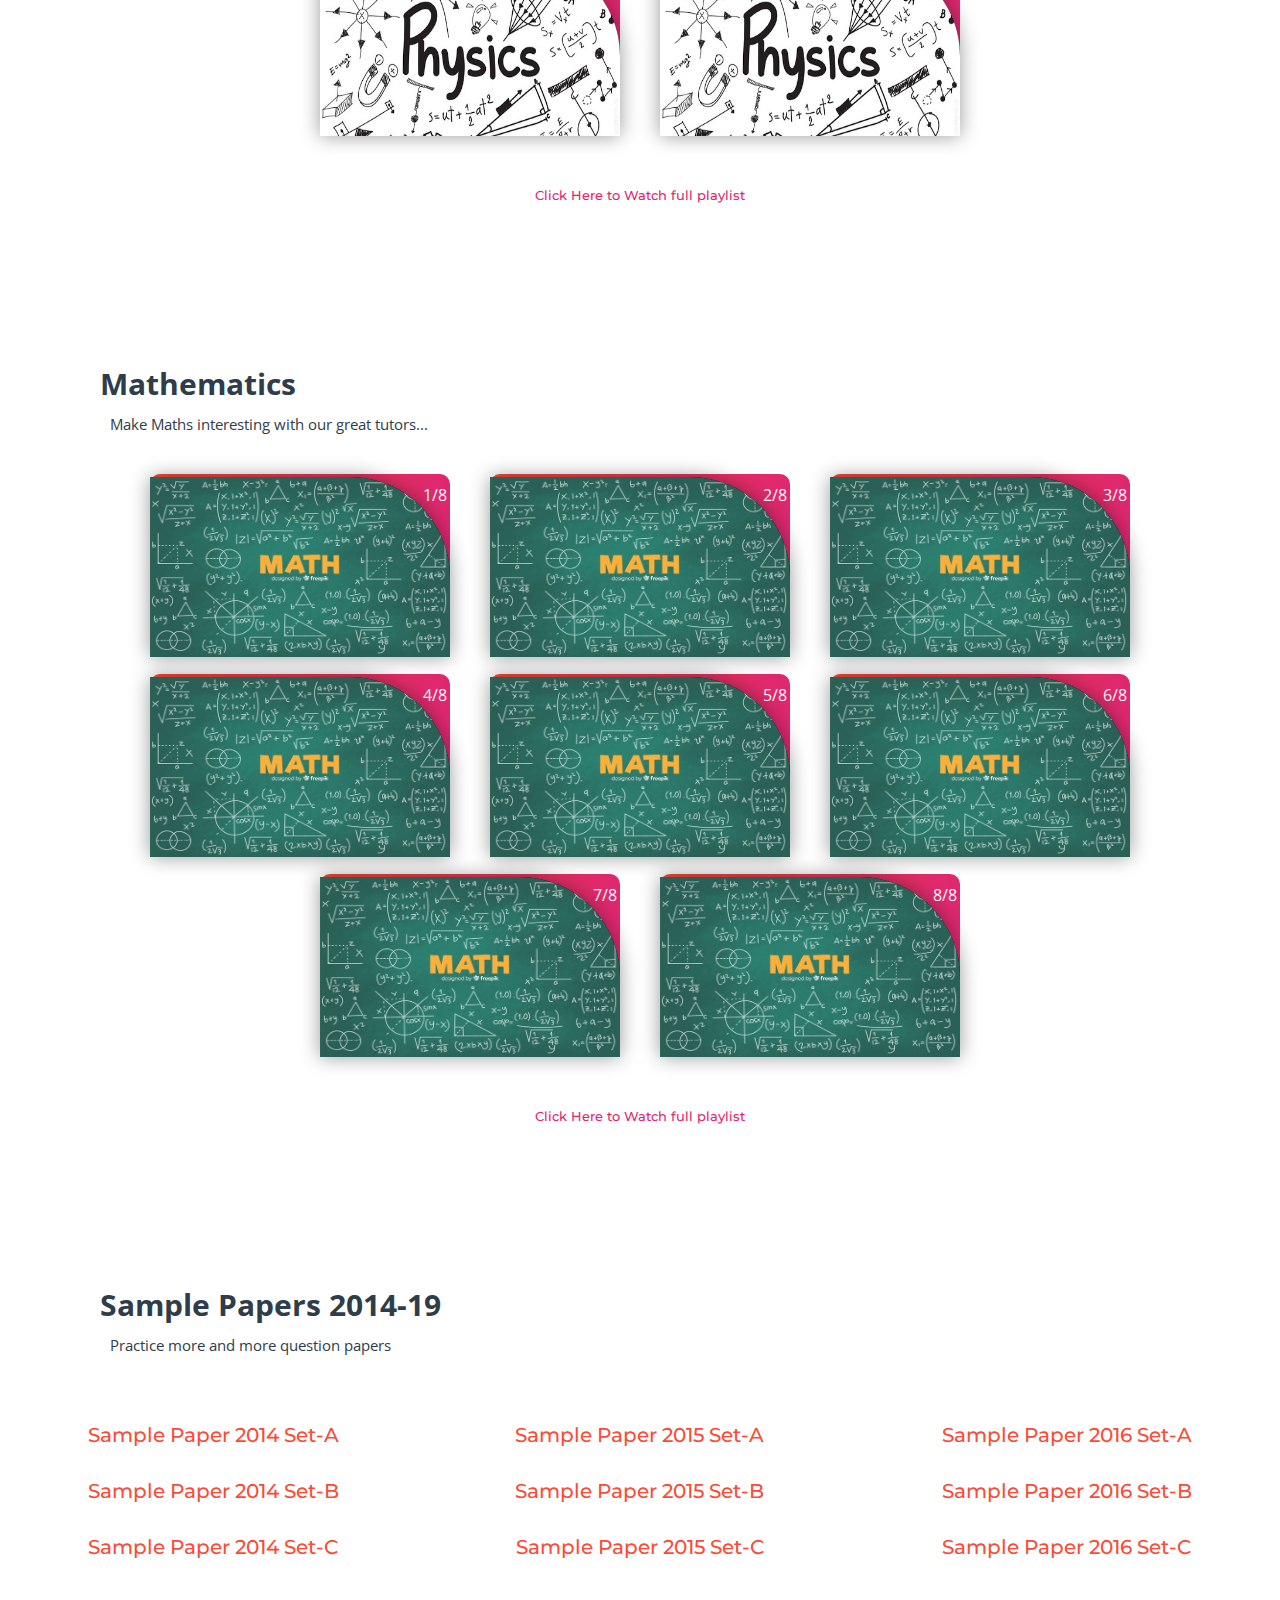
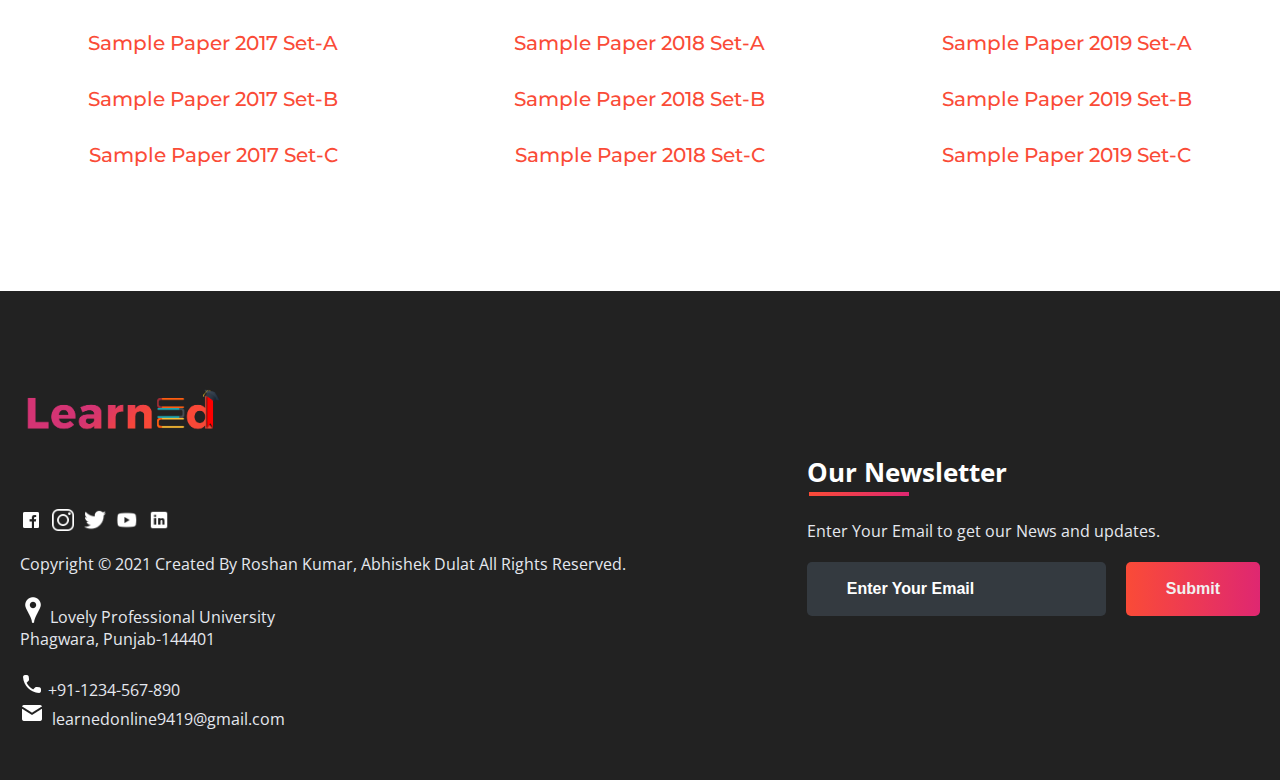
<file: VirtualClassroom/subjects/jee.html>
<!DOCTYPE html>
<html>
<head>
	<link rel="shortcut icon" type="png" href="../images/icon/favicon.png">
	<title>Prepare for JEE Mains & Advanced</title>
	<link rel="stylesheet" type="text/css" href="subjects.css">
	<script type="text/javascript" src="../script.js"></script>
</head>
<body>

	<!-- NAVIGATION -->
	<header>
		<div class="nav" id="nav">
			<div id="learned-logo">
			<a href="../index.html"><img src="../images/icon/logo.png" style="width: 120px;"></a></div>
			<div class="switch-tab" id="switch-tab" onclick="switchTAB()"><img src="../images/icon/menu.png"></div>
			<ul id="list-switch">
				<li><a href="#"><img src="../images/courses/d1.png" class="icon">JEE</a></li>
				<li><a href="gate.html"><img src="../images/courses/paper.png" class="icon">GATE</a></li>
				<li><a href="computer_courses.html"><img src="../images/courses/computer.png" class="icon">Computer Courses</a></li>
				<li><a href="computer_courses.html#data"><img src="../images/courses/data.png" class="icon">Data Structures</a></li>
				<li><a href="computer_courses.html#algo"><img src="../images/courses/algo.png" class="icon">Algorithm</a></li>
				<li><a href="computer_courses.html#projects"><img src="../images/courses/projects.png" class="icon">Projects</a></li>
			</ul>
			<div class="search" id="search-switch">
				<input type="text" placeholder="Search" class="srch"><button id="srchbtn"><img src="../images/icon/search.png"></button>
			</div>
		</div>
	</header>

	<div class="title">
		<span>Prepare for JEE Mains & Advanced<br>on LearnEd</span>
		<div class="shortdesc">
			<p>Learn your basic concepts to prepare for a career in<br>Engineering and Medical fields</p>
		</div>
	</div>

<!-- Quick Links -->
	<div class="course">
		<div class="cbox">
		<div class="det"><a href="https://en.wikipedia.org/wiki/Projectile" target="_blank">Projectile</a></div>
		<div class="det"><a href="https://en.wikipedia.org/wiki/Snell%27s_law" target="_blank">Snell's Law</a></div>
		<div class="det"><a href="https://en.wikipedia.org/wiki/Light" target="_blank">Light</a></div>
		<div class="det"><a href="https://en.wikipedia.org/wiki/Maxwell%27s_equations" target="_blank">Maxwell Equations</a></div>
		<div class="det"><a href="https://en.wikipedia.org/wiki/Laser" target="_blank">LASER</a></div>
		<div class="det"><a href="https://en.wikipedia.org/wiki/Gravity" target="_blank">Gravitation</a></div>
		<div class="det"><a href="https://en.wikipedia.org/wiki/Inertia" target="_blank">Inertia</a></div>
		<div class="det"><a href="https://en.wikipedia.org/wiki/Current" target="_blank">Current</a></div>
		</div>
		<div class="cbox">
		<div class="det"><a href="#organic">Organic Chemistry</a></div>
		<div class="det"><a href="https://en.wikipedia.org/wiki/Thermodynamics" target="_blank">Thermodynamics</a></div>
		<div class="det"><a href="https://en.wikipedia.org/wiki/Chemical_process" target="_blank">Chemical Process</a></div>
		<div class="det"><a href="#physical">Physical Chemistry</a></div>
		<div class="det"><a href="#inorganic">Inorganic Chemistry</a></div>
		<div class="det"><a href="https://en.wikipedia.org/wiki/Periodic_table" target="_blank">Periodic Table</a></div>
		<div class="det"><a href="https://en.wikipedia.org/wiki/Equilibrium" target="_blank">Equilibrium</a></div>
		</div>
		<div class="cbox">
		<div class="det"><a href="#math">Differential</a></div>
		<div class="det"><a href="#math">Calculus</a></div>
		<div class="det"><a href="#math">Algebra</a></div>
		<div class="det"><a href="#math">Trigonometry</a></div>
		<div class="det"><a href="#math">Integration</a></div>
		<div class="det"><a href="#math">Matrices</a></div>
		<div class="det"><a href="#math">Determinants</a></div>
		<div class="det"><a href="#math">Differentiation</a></div>
		</div>
	</div>

	<div class="inbt">
		Accelerate your career with JEE Main & Advanced programs
	</div>

<!-- COURSES AVAILABLE -->
	<div class="ccard">
	<center>
		<div class="ccardbox">
			<div class="dcard">
				<div class="fpart"><img src="../images/courses/organic.jpg"></div>
				<a href="#organic"><div class="spart">2 Courses <img src="../images/icon/dropdown.png"></div></a>
			</div>
			<div class="dcard">
				<div class="fpart"><img src="../images/courses/inorganic.jpg"></div>
				<a href="#inorganic"><div class="spart">5 Courses <img src="../images/icon/dropdown.png"></div></a>
			</div>
			<div class="dcard">
				<div class="fpart"><img src="../images/courses/physical.jpg"></div>
				<a href="#physical"><div class="spart">3 Courses <img src="../images/icon/dropdown.png"></div></a>
			</div>
		</div>
		<div class="ccardbox">
			<div class="dcard">
				<div class="fpart"><img src="../images/courses/physics.jpg"></div>
				<a href="#physics"><div class="spart">6 Courses <img src="../images/icon/dropdown.png"></div></a>
			</div>
			<div class="dcard">
				<div class="fpart"><img src="../images/courses/math.jpg"></div>
				<a href="#math"><div class="spart">2 Courses <img src="../images/icon/dropdown.png"></div></a>
			</div>
			<div class="dcard">
				<div class="fpart"><img src="../images/courses/paper-download.png"></div>
				<a href="#sample_papers"><div class="spart">1 Courses <img src="../images/icon/dropdown.png"></div></a>
			</div>
		</div>
	</center>
	</div>

<!-- VIDEOS SECTION -->
	<div class="title2" id="organic">
		<span>Organic Chemistry</span>
		<div class="shortdesc2">
			<p>Make strong concepts in Organic Chemistry with great tutors...</p>
		</div>
	</div>
	
	<center>
		<div class="ccardbox2">
			<div class="dcard2"><span class="tag" >1/8</span>
				<div class="fpart2"><img src="../images/courses/organic.jpg">
					<iframe src="https://www.youtube.com/embed/bSMx0NS0XfY" frameborder="0" allow="accelerometer; autoplay; encrypted-media; gyroscope; picture-in-picture" allowfullscreen></iframe>
				</div>
			</div>
			<div class="dcard2"><span class="tag" >2/8</span>
				<div class="fpart2"><img src="../images/courses/organic.jpg">
					<iframe src="https://www.youtube.com/embed/bSMx0NS0XfY" frameborder="0" allow="accelerometer; autoplay; encrypted-media; gyroscope; picture-in-picture" allowfullscreen></iframe>
				</div>
			</div>
			<div class="dcard2"><span class="tag" >3/8</span>
				<div class="fpart2"><img src="../images/courses/organic.jpg">
					<iframe src="https://www.youtube.com/embed/bSMx0NS0XfY" frameborder="0" allow="accelerometer; autoplay; encrypted-media; gyroscope; picture-in-picture" allowfullscreen></iframe>
				</div>
			</div>
			<div class="dcard2"><span class="tag" >4/8</span>
				<div class="fpart2"><img src="../images/courses/organic.jpg">
					<iframe src="https://www.youtube.com/embed/bSMx0NS0XfY" frameborder="0" allow="accelerometer; autoplay; encrypted-media; gyroscope; picture-in-picture" allowfullscreen></iframe>
				</div>
			</div>
		
			<div class="dcard2"><span class="tag" >5/8</span>
				<div class="fpart2"><img src="../images/courses/organic.jpg">
					<iframe src="https://www.youtube.com/embed/bSMx0NS0XfY" frameborder="0" allow="accelerometer; autoplay; encrypted-media; gyroscope; picture-in-picture" allowfullscreen></iframe>
				</div>
			</div>
			<div class="dcard2"><span class="tag" >6/8</span>
				<div class="fpart2"><img src="../images/courses/organic.jpg">
					<iframe src="https://www.youtube.com/embed/bSMx0NS0XfY" frameborder="0" allow="accelerometer; autoplay; encrypted-media; gyroscope; picture-in-picture" allowfullscreen></iframe>
				</div>
			</div>
			<div class="dcard2"><span class="tag" >7/8</span>
				<div class="fpart2"><img src="../images/courses/organic.jpg">
					<iframe src="https://www.youtube.com/embed/bSMx0NS0XfY" frameborder="0" allow="accelerometer; autoplay; encrypted-media; gyroscope; picture-in-picture" allowfullscreen></iframe>
				</div>
			</div>
			<div class="dcard2"><span class="tag" >8/8</span>
				<div class="fpart2"><img src="../images/courses/organic.jpg">
					<iframe src="https://www.youtube.com/embed/bSMx0NS0XfY" frameborder="0" allow="accelerometer; autoplay; encrypted-media; gyroscope; picture-in-picture" allowfullscreen></iframe>
				</div>
			</div>
		</div>
	</center>

<br><br>
	<div class="click-me">
		<a href="https://www.youtube.com/watch?v=bSMx0NS0XfY&list=PL8dPuuaLjXtONguuhLdVmq0HTKS0jksS4" target="_blank">Click Here to Watch full playlist</a>
	</div>

<!-- VIDEOS SECTION -->

	<div class="title2" id="inorganic">
		<span>Inorganic Chemistry</span>
		<div class="shortdesc2">
			<p>Make your strong concepts in Inorganic Chemistry...</p>
		</div>
	</div>
	<center>
		<div class="ccardbox2">
			<div class="dcard2"><span class="tag" >1/8</span>
				<div class="fpart2"><img src="../images/courses/inorganic.jpg">
					<iframe src="https://www.youtube.com/embed/2B8CRyfGLo4" frameborder="0" allow="accelerometer; autoplay; encrypted-media; gyroscope; picture-in-picture" allowfullscreen></iframe>
				</div>
			</div>
			<div class="dcard2"><span class="tag" >2/8</span>
				<div class="fpart2"><img src="../images/courses/inorganic.jpg">
					<iframe src="https://www.youtube.com/embed/2B8CRyfGLo4" frameborder="0" allow="accelerometer; autoplay; encrypted-media; gyroscope; picture-in-picture" allowfullscreen></iframe>
				</div>
			</div>
			<div class="dcard2"><span class="tag" >3/8</span>
				<div class="fpart2"><img src="../images/courses/inorganic.jpg">
					<iframe src="https://www.youtube.com/embed/2B8CRyfGLo4" frameborder="0" allow="accelerometer; autoplay; encrypted-media; gyroscope; picture-in-picture" allowfullscreen></iframe>
				</div>
			</div>
			<div class="dcard2"><span class="tag" >4/8</span>
				<div class="fpart2"><img src="../images/courses/inorganic.jpg">
					<iframe src="https://www.youtube.com/embed/2B8CRyfGLo4" frameborder="0" allow="accelerometer; autoplay; encrypted-media; gyroscope; picture-in-picture" allowfullscreen></iframe>
				</div>
			</div>
		
			<div class="dcard2"><span class="tag" >5/8</span>
				<div class="fpart2"><img src="../images/courses/inorganic.jpg">
					<iframe src="https://www.youtube.com/embed/2B8CRyfGLo4" frameborder="0" allow="accelerometer; autoplay; encrypted-media; gyroscope; picture-in-picture" allowfullscreen></iframe>
				</div>
			</div>
			<div class="dcard2"><span class="tag" >6/8</span>
				<div class="fpart2"><img src="../images/courses/inorganic.jpg">
					<iframe src="https://www.youtube.com/embed/2B8CRyfGLo4" frameborder="0" allow="accelerometer; autoplay; encrypted-media; gyroscope; picture-in-picture" allowfullscreen></iframe>
				</div>
			</div>
			<div class="dcard2"><span class="tag" >7/8</span>
				<div class="fpart2"><img src="../images/courses/inorganic.jpg">
					<iframe src="https://www.youtube.com/embed/2B8CRyfGLo4" frameborder="0" allow="accelerometer; autoplay; encrypted-media; gyroscope; picture-in-picture" allowfullscreen></iframe>
				</div>
			</div>
			<div class="dcard2"><span class="tag" >8/8</span>
				<div class="fpart2"><img src="../images/courses/inorganic.jpg">
					<iframe src="https://www.youtube.com/embed/Iuo9PpGE04Y" frameborder="0" allow="accelerometer; autoplay; encrypted-media; gyroscope; picture-in-picture" allowfullscreen></iframe>
				</div>
			</div>
		</div>
	</center>
<br><br>
	<div class="click-me">
		<a href="https://www.youtube.com/watch?v=2B8CRyfGLo4" target="_blank">Click Here to Watch full playlist</a>
	</div>

<!-- VIDEOS SECTION -->

	<div class="title2" id="physical">
		<span>Physical Chemistry</span>
		<div class="shortdesc2">
			<p>Make your strong concepts in Physical Chemistry...</p>
		</div>
	</div>
	<center>
		<div class="ccardbox2">
			<div class="dcard2"><span class="tag" >1/8</span>
				<div class="fpart2"><img src="../images/courses/physical.jpg">
					<iframe src="https://www.youtube.com/embed/2y4cf47I21A" frameborder="0" allow="accelerometer; autoplay; encrypted-media; gyroscope; picture-in-picture" allowfullscreen></iframe>
				</div>
			</div>
			<div class="dcard2"><span class="tag" >2/8</span>
				<div class="fpart2"><img src="../images/courses/physical.jpg">
					<iframe src="https://www.youtube.com/embed/2y4cf47I21A" frameborder="0" allow="accelerometer; autoplay; encrypted-media; gyroscope; picture-in-picture" allowfullscreen></iframe>
				</div>
			</div>
			<div class="dcard2"><span class="tag" >3/8</span>
				<div class="fpart2"><img src="../images/courses/physical.jpg">
					<iframe src="https://www.youtube.com/embed/2y4cf47I21A" frameborder="0" allow="accelerometer; autoplay; encrypted-media; gyroscope; picture-in-picture" allowfullscreen></iframe>
				</div>
			</div>
			<div class="dcard2"><span class="tag" >4/8</span>
				<div class="fpart2"><img src="../images/courses/physical.jpg">
					<iframe src="https://www.youtube.com/embed/2y4cf47I21A" frameborder="0" allow="accelerometer; autoplay; encrypted-media; gyroscope; picture-in-picture" allowfullscreen></iframe>
				</div>
			</div>
		
			<div class="dcard2"><span class="tag" >5/8</span>
				<div class="fpart2"><img src="../images/courses/physical.jpg">
					<iframe src="https://www.youtube.com/embed/2y4cf47I21A" frameborder="0" allow="accelerometer; autoplay; encrypted-media; gyroscope; picture-in-picture" allowfullscreen></iframe>
				</div>
			</div>
			<div class="dcard2"><span class="tag" >6/8</span>
				<div class="fpart2"><img src="../images/courses/physical.jpg">
					<iframe src="https://www.youtube.com/embed/2y4cf47I21A" frameborder="0" allow="accelerometer; autoplay; encrypted-media; gyroscope; picture-in-picture" allowfullscreen></iframe>
				</div>
			</div>
			<div class="dcard2"><span class="tag" >7/8</span>
				<div class="fpart2"><img src="../images/courses/physical.jpg">
					<iframe src="https://www.youtube.com/embed/2y4cf47I21A" frameborder="0" allow="accelerometer; autoplay; encrypted-media; gyroscope; picture-in-picture" allowfullscreen></iframe>
				</div>
			</div>
			<div class="dcard2"><span class="tag" >8/8</span>
				<div class="fpart2"><img src="../images/courses/physical.jpg">
					<iframe src="https://www.youtube.com/embed/2y4cf47I21A" frameborder="0" allow="accelerometer; autoplay; encrypted-media; gyroscope; picture-in-picture" allowfullscreen></iframe>
				</div>
			</div>
		</div>
	</center>
<br><br>
	<div class="click-me">
		<a href="https://youtu.be/2y4cf47I21A" target="_blank">Click Here to Watch full playlist</a>
	</div>


<!-- VIDEOS SECTION -->

	<div class="title2" id="physics">
		<span>Physics</span>
		<div class="shortdesc2">
			<p>Do you think Physics is hard? It's not join this lectures...</p>
		</div>
	</div>
	<center>
		<div class="ccardbox2">
			<div class="dcard2"><span class="tag" >1/8</span>
				<div class="fpart2"><img src="../images/courses/physics.jpg">
					<iframe src="https://www.youtube.com/embed/FYE0YYuAyu0" frameborder="0" allow="accelerometer; autoplay; encrypted-media; gyroscope; picture-in-picture" allowfullscreen></iframe>
				</div>
			</div>
			<div class="dcard2"><span class="tag" >2/8</span>
				<div class="fpart2"><img src="../images/courses/physics.jpg">
					<iframe src="https://www.youtube.com/embed/FYE0YYuAyu0" frameborder="0" allow="accelerometer; autoplay; encrypted-media; gyroscope; picture-in-picture" allowfullscreen></iframe>
				</div>
			</div>
			<div class="dcard2"><span class="tag" >3/8</span>
				<div class="fpart2"><img src="../images/courses/physics.jpg">
					<iframe src="https://www.youtube.com/embed/FYE0YYuAyu0" frameborder="0" allow="accelerometer; autoplay; encrypted-media; gyroscope; picture-in-picture" allowfullscreen></iframe>
				</div>
			</div>
			<div class="dcard2"><span class="tag" >4/8</span>
				<div class="fpart2"><img src="../images/courses/physics.jpg">
					<iframe src="https://www.youtube.com/embed/FYE0YYuAyu0" frameborder="0" allow="accelerometer; autoplay; encrypted-media; gyroscope; picture-in-picture" allowfullscreen></iframe>
				</div>
			</div>
		
			<div class="dcard2"><span class="tag" >5/8</span>
				<div class="fpart2"><img src="../images/courses/physics.jpg">
					<iframe src="https://www.youtube.com/embed/FYE0YYuAyu0" frameborder="0" allow="accelerometer; autoplay; encrypted-media; gyroscope; picture-in-picture" allowfullscreen></iframe>
				</div>
			</div>
			<div class="dcard2"><span class="tag" >6/8</span>
				<div class="fpart2"><img src="../images/courses/physics.jpg">
					<iframe src="https://www.youtube.com/embed/FYE0YYuAyu0" frameborder="0" allow="accelerometer; autoplay; encrypted-media; gyroscope; picture-in-picture" allowfullscreen></iframe>
				</div>
			</div>
			<div class="dcard2"><span class="tag" >7/8</span>
				<div class="fpart2"><img src="../images/courses/physics.jpg">
					<iframe src="https://www.youtube.com/embed/FYE0YYuAyu0" frameborder="0" allow="accelerometer; autoplay; encrypted-media; gyroscope; picture-in-picture" allowfullscreen></iframe>
				</div>
			</div>
			<div class="dcard2"><span class="tag" >8/8</span>
				<div class="fpart2"><img src="../images/courses/physics.jpg">
					<iframe src="https://www.youtube.com/embed/FYE0YYuAyu0" frameborder="0" allow="accelerometer; autoplay; encrypted-media; gyroscope; picture-in-picture" allowfullscreen></iframe>
				</div>
			</div>
		</div>
	</center>
<br><br>
	<div class="click-me">
		<a href="https://youtu.be/FYE0YYuAyu0" target="_blank">Click Here to Watch full playlist</a>
	</div>

<!-- VIDEOS SECTION -->

	<div class="title2" id="math">
		<span>Mathematics</span>
		<div class="shortdesc2">
			<p>Make Maths interesting with our great tutors...</p>
		</div>
	</div>
	<center>
		<div class="ccardbox2">
			<div class="dcard2"><span class="tag" >1/8</span>
				<div class="fpart2"><img src="../images/courses/math.jpg">
					<iframe src="https://www.youtube.com/embed/xxGyTHWrHZg" frameborder="0" allow="accelerometer; autoplay; encrypted-media; gyroscope; picture-in-picture" allowfullscreen></iframe>
				</div>
			</div>
			<div class="dcard2"><span class="tag" >2/8</span>
				<div class="fpart2"><img src="../images/courses/math.jpg">
					<iframe src="https://www.youtube.com/embed/xxGyTHWrHZg" frameborder="0" allow="accelerometer; autoplay; encrypted-media; gyroscope; picture-in-picture" allowfullscreen></iframe>
				</div>
			</div>
			<div class="dcard2"><span class="tag" >3/8</span>
				<div class="fpart2"><img src="../images/courses/math.jpg">
					<iframe src="https://www.youtube.com/embed/xxGyTHWrHZg" frameborder="0" allow="accelerometer; autoplay; encrypted-media; gyroscope; picture-in-picture" allowfullscreen></iframe>
				</div>
			</div>
			<div class="dcard2"><span class="tag" >4/8</span>
				<div class="fpart2"><img src="../images/courses/math.jpg">
					<iframe src="https://www.youtube.com/embed/xxGyTHWrHZg" frameborder="0" allow="accelerometer; autoplay; encrypted-media; gyroscope; picture-in-picture" allowfullscreen></iframe>
				</div>
			</div>
		
			<div class="dcard2"><span class="tag" >5/8</span>
				<div class="fpart2"><img src="../images/courses/math.jpg">
					<iframe src="https://www.youtube.com/embed/xxGyTHWrHZg" frameborder="0" allow="accelerometer; autoplay; encrypted-media; gyroscope; picture-in-picture" allowfullscreen></iframe>
				</div>
			</div>
			<div class="dcard2"><span class="tag" >6/8</span>
				<div class="fpart2"><img src="../images/courses/math.jpg">
					<iframe src="https://www.youtube.com/embed/xxGyTHWrHZg" frameborder="0" allow="accelerometer; autoplay; encrypted-media; gyroscope; picture-in-picture" allowfullscreen></iframe>
				</div>
			</div>
			<div class="dcard2"><span class="tag" >7/8</span>
				<div class="fpart2"><img src="../images/courses/math.jpg">
					<iframe src="https://www.youtube.com/embed/xxGyTHWrHZg" frameborder="0" allow="accelerometer; autoplay; encrypted-media; gyroscope; picture-in-picture" allowfullscreen></iframe>
				</div>
			</div>
			<div class="dcard2"><span class="tag" >8/8</span>
				<div class="fpart2"><img src="../images/courses/math.jpg">
					<iframe src="https://www.youtube.com/embed/xxGyTHWrHZg" frameborder="0" allow="accelerometer; autoplay; encrypted-media; gyroscope; picture-in-picture" allowfullscreen></iframe>
				</div>
			</div>
		</div>
	</center>

<br><br>
	<div class="click-me">
		<a href="https://youtu.be/xxGyTHWrHZg" target="_blank">Click Here to Watch full playlist</a>
	</div>


<!-- SAMPLE PAPERS -->
	<div class="title2" id="sample_papers">
		<span>Sample Papers 2014-19</span>
		<div class="shortdesc2">
			<p>Practice more and more question papers</p>
		</div>
	</div>

	<div class="sample">
		<ul>
			<li><a href="../samplePapers/p1.pdf" target="_blank">Sample Paper 2014 Set-A</a></li>
			<li><a href="../samplePapers/p1.pdf" target="_blank">Sample Paper 2014 Set-B</a></li>
			<li><a href="../samplePapers/p1.pdf" target="_blank">Sample Paper 2014 Set-C</a></li>
		</ul>
		<ul>
			<li><a href="../samplePapers/p1.pdf" target="_blank">Sample Paper 2015 Set-A</a></li>
			<li><a href="../samplePapers/p1.pdf" target="_blank">Sample Paper 2015 Set-B</a></li>
			<li><a href="../samplePapers/p1.pdf" target="_blank">Sample Paper 2015 Set-C</a></li>
		</ul>
		<ul>
			<li><a href="../samplePapers/p1.pdf" target="_blank">Sample Paper 2016 Set-A</a></li>
			<li><a href="../samplePapers/p1.pdf" target="_blank">Sample Paper 2016 Set-B</a></li>
			<li><a href="../samplePapers/p1.pdf" target="_blank">Sample Paper 2016 Set-C</a></li>
		</ul>
	</div>
	<div class="sample lastSample">
		<ul>
			<li><a href="../samplePapers/p1.pdf" target="_blank">Sample Paper 2017 Set-A</a></li>
			<li><a href="../samplePapers/p1.pdf" target="_blank">Sample Paper 2017 Set-B</a></li>
			<li><a href="../samplePapers/p1.pdf" target="_blank">Sample Paper 2017 Set-C</a></li>
		</ul>
		<ul>
			<li><a href="../samplePapers/p1.pdf" target="_blank">Sample Paper 2018 Set-A</a></li>
			<li><a href="../samplePapers/p1.pdf" target="_blank">Sample Paper 2018 Set-B</a></li>
			<li><a href="../samplePapers/p1.pdf" target="_blank">Sample Paper 2018 Set-C</a></li>
		</ul>
		<ul>
			<li><a href="../samplePapers/p1.pdf" target="_blank">Sample Paper 2019 Set-A</a></li>
			<li><a href="../samplePapers/p1.pdf" target="_blank">Sample Paper 2019 Set-B</a></li>
			<li><a href="../samplePapers/p1.pdf" target="_blank">Sample Paper 2019 Set-C</a></li>
		</ul>
	</div>

<!-- FOOTER -->
<footer>
	<div class="footer-container">
		<div class="left-col">
			<img src="../images/icon/logo - Copy.png" style="width: 200px;">
			<div class="logo"></div>
			<div class="social-media">
				<a href="#"><img src="../images/icon\fb.png"></a>
				<a href="#"><img src="../images/icon\insta.png"></a>
				<a href="#"><img src="../images/icon\tt.png"></a>
				<a href="#"><img src="../images/icon\ytube.png"></a>
				<a href="#"><img src="../images/icon\linkedin.png"></a>
			</div><br><br>
			<p class="rights-text">Copyright © 2021 Created By Roshan Kumar, Abhishek Dulat All Rights Reserved.</p>
			<br><p><img src="../images/icon/location.png"> Lovely Professional University<br>Phagwara, Punjab-144401</p><br>
			<p><img src="../images/icon/phone.png"> +91-1234-567-890<br><img src="../images/icon/mail.png">&nbsp; learnedonline9419@gmail.com</p>
		</div>
		<div class="right-col">
			<h1 style="color: #fff">Our Newsletter</h1>
			<div class="border"></div><br>
			<p>Enter Your Email to get our News and updates.</p>
			<form class="newsletter-form">
				<input class="txtb" type="email" placeholder="Enter Your Email">
				<input class="btn" type="submit" value="Submit">
			</form>
		</div>
	</div>
</footer>

</body>
</html>
</file>
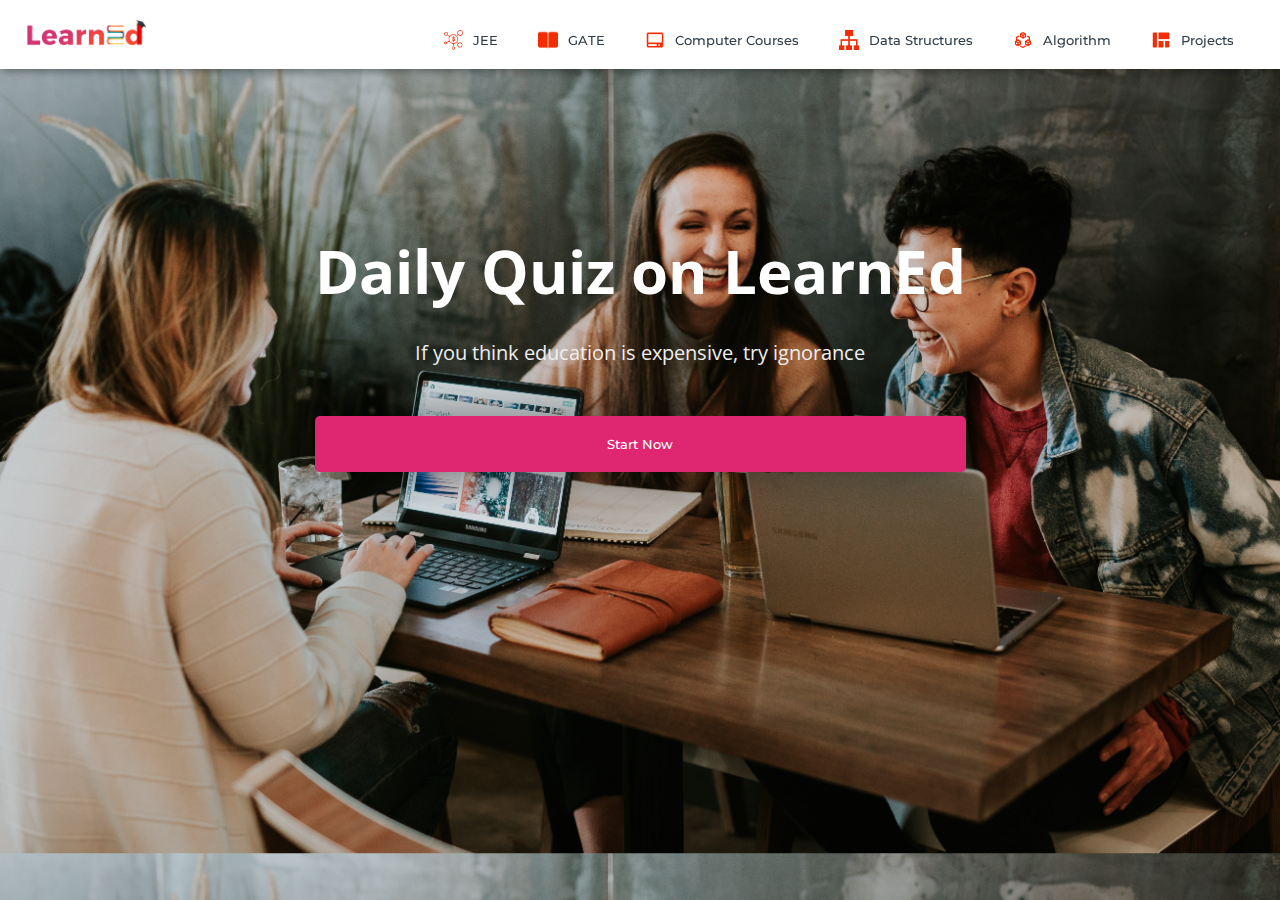
<file: VirtualClassroom/subjects/quiz.html>
<!DOCTYPE html>
<html>
<head>
	<link rel="shortcut icon" type="png" href="../images/icon/favicon.png">
	<title>Quiz on LearnEd</title>
	<link rel="stylesheet" type="text/css" href="quizStyle.css">
	<script type="text/javascript" src="../script.js"></script>
</head>
<body>
	
<!-- NAVIGATION -->
	<header>
		<div class="nav" id="nav">
			<div id="learned-logo">
			<a href="../index.html"><img src="../images/icon/logo.png" style="width: 120px;"></a></div>
			<div class="switch-tab" id="switch-tab" onclick="switchTAB()"><img src="../images/icon/menu.png"></div>
			<ul id="list-switch">
				<li><a href="jee.html"><img src="../images/courses/d1.png" class="icon">JEE</a></li>
				<li><a href="gate.html"><img src="../images/courses/paper.png" class="icon">GATE</a></li>
				<li><a href="computer_courses.html"><img src="../images/courses/computer.png" class="icon">Computer Courses</a></li>
				<li><a href="computer_courses.html#data"><img src="../images/courses/data.png" class="icon">Data Structures</a></li>
				<li><a href="computer_courses.html#algo"><img src="../images/courses/algo.png" class="icon">Algorithm</a></li>
				<li><a href="computer_courses.html#projects"><img src="../images/courses/projects.png" class="icon">Projects</a></li>
			</ul>
			<div class="search" id="search-switch">
				<input type="search" placeholder="Search" class="srch"><button id="srchbtn"><img src="../images/icon/search.png"></button>
			</div>
		</div>
	</header>
	

<!-- MAIN Heading of Page -->
	<div class="title" id="title">
		<span>Daily Quiz on LearnEd</span>
		<div class="shortdesc"><br>
			<p>If you think education is expensive, try ignorance</p>
		</div>
		<button onclick="startquiz()">Start Now</button>
	</div>


<div class="panel" id="panel">
	
	<div class="left-side" id="left">
		<ul>
			<li onclick="quizt(1)">HOME</li>
			<li onclick="quizt(2)">JEE Mains</li>
			<li onclick="quizt(3)">JEE Advanced</li>
			<li onclick="quizt(4)">GATE</li>
			<li onclick="quizt(5)">C/C++</li>
			<li onclick="quizt(6)">Java</li>
			<li onclick="quizt(7)">Python</li>
			<li onclick="quizt(8)">JavaScript</li>
			<li onclick="quizt(9)">Data Structures</li>
			<li onclick="quizt(10)">Algorithm</li>
			<li onclick="quizt(11)">Interview Questions</li>
		</ul>
	</div>

	<div class="right-side" id="right">
		<div id="quiz-container">
			
			<div id="f1"><div class="quiz-frame main-frame"></div></div>

			<div id="f2"><iframe class="quiz-frame" src="https://docs.google.com/forms/d/e/1FAIpQLSe3hXLPuiQGqj1n3IeeAzM8YLNpgJIIk_zfteoEdWka4X3wxQ/viewform?embedded=true" frameborder="0" marginheight="0" marginwidth="0">Loading…</iframe></div>
			
			<div id="f3"><iframe class="quiz-frame" src="https://docs.google.com/forms/d/e/1FAIpQLSeVTLsd_AqZGpbIMnZRm20OKrjjiYSirWBjfCHpWtAsMQU--g/viewform?embedded=true" frameborder="0" marginheight="0" marginwidth="0">Loading…</iframe></div>
			
			<div id="f4"><iframe class="quiz-frame" src="https://docs.google.com/forms/d/e/1FAIpQLSdjSKZhQp5jqqR34zD_uWMtgXr18F9pdK6YqcafLSP6J7VZjw/viewform?embedded=true" frameborder="0" marginheight="0" marginwidth="0">Loading…</iframe></div>

			<div id="f5"><iframe class="quiz-frame" src="https://docs.google.com/forms/d/e/1FAIpQLSe1xs1-41MAbLN7KkXrJwtGdbl5ydxe_vX_nmFRjf6c0wtYkA/viewform?embedded=true"  frameborder="0" marginheight="0" marginwidth="0">Loading…</iframe></iframe></div>
			
			<div id="f6"><iframe class="quiz-frame" src="https://docs.google.com/forms/d/e/1FAIpQLSdHFDm_BakVxro_zJI78OF2OLJpXgDzzaAVMHD9hptWlXBSpA/viewform?embedded=true" frameborder="0" marginheight="0" marginwidth="0">Loading…</iframe></div>
			
			<div id="f7"><iframe class="quiz-frame" src="https://docs.google.com/forms/d/e/1FAIpQLSdgD7yFEJtqpkImDiLAaQ7w9VcsO688gr1V3Gl7FqwM5yXtWQ/viewform?embedded=true" frameborder="0" marginheight="0" marginwidth="0">Loading…</iframe></div>

			<div id="f8"><iframe class="quiz-frame" src="https://docs.google.com/forms/d/e/1FAIpQLSchDBnai_Aup7YFJQegg4z-qoB338p010VgZRxBYDT17xoRew/viewform?embedded=true" frameborder="0" marginheight="0" marginwidth="0">Loading…</iframe></div>

			<div id="f9"><iframe class="quiz-frame" src="https://docs.google.com/forms/d/e/1FAIpQLSfY5oIAz4R9Ty-LBpx7h4th6OJ0-RkrxIlLslRV4NjwwW8_uw/viewform?embedded=true" frameborder="0" marginheight="0" marginwidth="0">Loading…</iframe></div>
			
			<div id="f10"><iframe class="quiz-frame" src="https://docs.google.com/forms/d/e/1FAIpQLSflwS89sG7H98J9vFgFqJgsKaZ5gpq3yUlOiW3up7RQQ-qRnw/viewform?embedded=true" frameborder="0" marginheight="0" marginwidth="0">Loading…</iframe></div>

			<div id="f11"><iframe class="quiz-frame" src="https://docs.google.com/forms/d/e/1FAIpQLSe_aS8-CMNFdUzI1UE73zahC2bmMwJkmB6FJXPIeKbLIBqB4Q/viewform?embedded=true" frameborder="0" marginheiclass="quiz-frame" ght="0" marginwidth="0">Loading…</iframe></div>

		</div>
	</div>

</div>

	<script type="text/javascript" src="../script.js"></script>
</body>
</html>
</file>
<file: VirtualClassroom/loginStyle.css>
* {
	margin: 0;
	padding: 0;
	font-family: sans-serif;
}

body {
	background-image: linear-gradient(rgba(0,0,0,0),rgba(0,0,0,0.5)),url("images/extra/backwallpaper.jpg");
	background-size: cover;
	background-attachment: fixed;
	display: flex;
	justify-content: center;
}
.logo {
	display: flex;
	justify-content: center;
}
.logo img {
	width: 100px;
}
.form-box
{
	width: 380px;
	height: 500px;
	position: relative;
	margin: 6% auto;
	background: #fff8;
	padding: 5px;
	border-radius: 5px;
	overflow: hidden;
	box-shadow: 0px 0px 100px rgba(0,0,0,0.4);
}

.button-box
{
	width: 220px;
	margin: 35px auto;
	position: relative;
	box-shadow: 0 0 20px 9px rgba(0,0,0,.1);
	border-radius: 30px;
}

.toggle-btn
{
	padding: 10px 30px;
	cursor: pointer;
	background: transparent;
	position: relative;
	border: 0;
	outline: none;
}

#btn
{
	top: 0;
	left: 0;
	position: absolute;
	width: 110px;
	height: 100%;
	background: linear-gradient(to right, #FA4B37, #DF2771);
	border-radius: 30px;
	transition: 0.5s;
}
.social-icons
{
	margin: 30px auto;
	text-align: center;
}
.social-icons img
{
	width: 30px;
	margin: 0 7px;
	cursor: pointer;
	opacity: 0.85;
}

.input-group
{
	top: 180px;
	position: absolute;
	width: 280px;
	transition: .5s;
	font-size: 13px;
	color: #010101;
}
.inp {
	border-bottom: 1px solid rgba(0,0,0,0.4);
	justify-content: center;
}
.inp img{
	width: 20px;
	padding-right: 10px;
}
.input-field
{
	width: 100%;
	padding: 10px 0;
	margin: 5px 0;
	border-left: 0;
	border-right: 0;
	border-top: 0;
	border-bottom: 1px solid rgba(0,0,0,0.4);
	outline: none;
	background: transparent;
	color: rgba(0,0,0);
}
::placeholder { /* Chrome, Firefox, Opera, Safari 10.1+ */
	color: rgba(0,0,0,0.7);
	/*opacity: 1;  Firefox */
}
#register .input-field {
	color: rgba(0,0,0,0.8);
}
.submit-btn
{
	width: 85%;
	padding: 10px 30px;
	cursor: pointer;
	display: block;
	margin: auto;
	background: linear-gradient(to right, #FA4B37, #DF2771);
	color: #fff;
	border: 0;
	outline: none;
	border-radius: 30px;
}

.reg-btn {
	background: lightgray;
}
.check-box
{
	cursor: pointer;
	margin: 30px 10px 30px 0;
}

.instead {
	margin-top: 10px;
}
.instead h3 {
    overflow: hidden;
    text-align: center;
    color: rgba(0,0,0,0.6);
}
.instead h3:before,
.instead h3:after {
    background-color: rgba(0,0,0,0.5);
    content: "";
    display: inline-block;
    height: 1px;
    position: relative;
    vertical-align: middle;
    width: 50%;
}
.instead h3:before {
    right: 0.5em;
    margin-left: -50%;
}
.instead h3:after {
    left: 0.5em;
    margin-right: -50%;
}
span
{
	color: rgba(0,0,0,0.8);
	font-size: 12px;
}

#login
{
	left: 50px;
}
#register
{
	left: 450px;
}

.other {
	display: grid;
	justify-content: center;
	margin-top: 250px;
}

.connect {
	display: flex;
	margin: 10px;
	padding: 0px 30px;
	align-items: center;
	text-align: center;
	justify-content: center;
	border: 1px solid lightgray;
	cursor: pointer;
	outline: none;
	/*border-radius: 10px;*/
	background: #fff3;
}
.connect:hover {
	background: #fff8;
}
.connect img {
	padding: 5px;
	width: 25px;
}
.connect span {
	padding: 10px;
	font-size: 15px;
}
</file>
<file: VirtualClassroom/subjects/subjects.css>
@import url('https://fonts.googleapis.com/css?family=Montserrat:500&display=swap');
@import url('https://fonts.googleapis.com/css?family=Dancing+Script&display=swap');
@import url('https://fonts.googleapis.com/css?family=Open+Sans&display=swap');

* {
	box-sizing: border-box;
	margin: 0;
	padding: 0;
}
html {
	scroll-behavior: smooth;
}
body {
	background: #FFF;
	font-family: 'Open Sans', sans-serif;
}

/*SCROLLBAR Styling*/
::-webkit-scrollbar {
  width: 5px;
}
::-webkit-scrollbar-thumb {
  background: #FA4B37;
  border-radius: 5px;
}
::-webkit-scrollbar-thumb:hover {
  background: #DF2771; 
}

/*NAVIGATION BAR*/
.nav
{
	width: 100%;
	background-color: #fff;
	display: flex;
	flex-wrap: wrap;
	justify-content: space-between;
	align-items: center;
	padding: 20px 2%;
	position: fixed;
	top: 0px;
	z-index: 10;
	box-shadow: 1px 1px 10px rgba(0,0,0,0.5);
}

.nav li, a, button
{
	float: left;
	font-family: "Montserrat", sans-serif;
	font-weight: 500;
	font-size: 13px;
	color: #2E3D49;
	display: block;
	text-decoration: none;
	text-align: center;
}

.nav ul li img {
	width: 20px;
	margin-right: 10px;
	transform: translateY(5px);
	padding-top: 5px;
}

.nav ul li 
{
	list-style: none;
	display: inline-block;
	padding: 0px 20px;
}

.nav ul li a
{
	transition: all 0.3s ease 0s;
}

.nav ul li a:hover
{
	color: #FA4B37;
}

.nav button
{
	padding: 9px 25px;
	background: linear-gradient(to right, #FA4B37, #DF2771);
	color: #fff;
	border: none;
	border-radius: 5px;
	cursor: pointer;
	outline: none;
	transition: all 0.3s ease 0s;
}
#srchbtn {
	padding: 9px 20px;
}
#srchbtn img {
	width: 15px;
	filter: brightness(100);
}
.nav button:hover
{
	opacity: .9;
}
.nav .search
{
	float: right;
}
.nav .search .srch
{
	font-size: 13px;
	width: 300px;
	border: none;
	outline: none;
	border-bottom: 2px solid #FA4B37;
	padding: 9px;
}
.nav .search button
{
	margin-right: 5px;
	float: right;
	margin-left: 10px;
}
.nav .switch-tab {
	cursor: pointer;
	visibility: hidden;
}
.nav .switch-tab img {
	width: 20px;
}
.nav .check-box {
	cursor: pointer;
	visibility: hidden;
}

/*TITLE*/
.title {
	margin-top: 150px;
	margin-left: 100px;
}
.title span{
	font-weight: 700;
	font-family: 'Open Sans', sans-serif;
	font-size: 60px;
	color: #2E3D49;
}
.title .shortdesc {
	padding: 10px;
	font-family: 'Open Sans', sans-serif;
	font-size: 20px;
	color: #2E3D49;
	margin-bottom: 50px;
}

/*Quick Links*/
.course {
	display: grid;
	justify-content: center;
}

.cbox {
	display: inline-flex;
	flex-wrap: wrap;
	justify-content: center;
}
.cbox .det {
	height: 60px;
	margin: 10px;
	background: #fff;
	cursor: pointer;
	border-radius: 50px;
}
.cbox .det a{
	justify-content: space-around;
	width: 100%;
	padding: 20px;
	border-radius: 50px;
	border: 1px solid #FA4B37;
	font-size: 15px;
	color: #272529;
	font-family: cursive;
	text-decoration: none;
}

.cbox .det a:hover{
	background: linear-gradient(to right, #FA4B37, #DF2771);
	color: white;
}

.inbt {
	padding: 10px;
	font-family: 'Open Sans', sans-serif;
	font-size: 30px;
	color: #2E3D49;
	margin: 100px;
	margin-bottom: 50px;
}

/*COURSES AVAILABLE*/
.ccard {
	display: flex;
	flex-wrap: wrap;
	justify-content: center;
	align-items: center;
}
.ccardbox {
	display: flex;
	flex-wrap: wrap;
	justify-content: center;
}

.dcard {
	margin: 10px;
	width: 300px;
	height: 200px;
	background: linear-gradient(to right, #FA4B37, #DF2771);
	border-radius: 10px;
	box-shadow: 0 0 20px rgba(0,0,0,0.4);
}

.dcard .fpart {
	width: inherit;
	height: 150px;
	color: #000;
	text-align: left;
	overflow: hidden;
}
.dcard .fpart img {
	width: 100%;
	height: 100%;
}

.dcard .spart {
	padding: 10px;
	padding-right: 0px;
	color: #fff;
	text-align: left;
	cursor: pointer;
}
.dcard .spart img {
	width: 20px;
	margin-left: 170px;
	cursor: pointer;
	/* transform: rotate(180deg); */
}

.dcard:hover .fpart img{
	transition: .8s ease;
	transform: scale(1.2);
}

/*Small Titles for  Topics*/
.title2 {
	position: relative;
	padding-top: 150px;
	margin-left: 100px;
}
.title2 span{
	font-weight: 700;
	font-family: 'Open Sans', sans-serif;
	font-size: 30px;
	color: #2E3D49;
}
.title2 .shortdesc2 {
	padding: 10px;
	font-family: 'Open Sans', sans-serif;
	font-size: 15px;
	color: #2E3D49;
	margin-bottom: 10px;
}

/*Videos Section*/
.ccardbox2 {
	display: flex;
	justify-content: center;
	flex-wrap: wrap;
}

.dcard2 {
	margin: 20px;
	width: 300px;
	height: 160px;
	background: linear-gradient(to right, #FA4B37, #DF2771);
	border-radius: 10px;
}
.dcard2:hover .fpart2 img {
	display: none;
}
.dcard2 .fpart2 { 
	width: inherit;
	height: 180px;
	background: #000;
	color: #000;
	text-align: left;
	border-top-right-radius: 100px;
	transform: translateY(-19px);
	box-shadow: 0 0 20px rgba(0,0,0,0.4);
	overflow: hidden;
}
.dcard2 .tag {
	position: relative;
	margin-left: 270px;
	top: 10px;
	color: #fff;
}
.dcard2 .fpart2 img {
	width: 100%;
	height: 100%;
}
.fpart2 iframe {
	height: inherit;
	width: inherit;
}

/*Watch Full Playlist*/
.click-me {
	justify-content: center;
	display: flex;
}
.click-me a {
	color: #DF2771;
	text-decoration: none;
	transition-duration: .5s;
	padding: 10px;
}
.click-me a:hover {
	background: #DF2771;
	color: #fff;
}

/*PROJECTS*/
.project-panel {
	/*background: #000;*/
	display: flex;
	flex-wrap: wrap;
	align-items: center;
	justify-content: center;
}
.project-card {
	width: 250px;
	/*height: 220px;*/
	background: #fff;
	margin-right: 10px;
	margin-bottom: 10px;
	border-radius: 5px;
	cursor: pointer;
	box-shadow: 2px 2px 10px rgba(0,0,0,0.3);
}
.project-card img {
	width: inherit;
	/*height: 140px;*/
}
.project-card:hover {
	transform: scale(1.2);
	transition: .5s ease;
}
.project-card:hover .download a{
	visibility: visible;
}
.project-card .info {
	padding: 10px;
}
.project-card .info h4 {
	color: #2E3D49;
}
.project-card .info p {
	font-size: 12px;
}
.download {
	margin-top: 10px;
	display: flex;
	justify-content: center;
}
.download a{
	padding: 5px 10px;
	color: #DF2771;
	font-size: .8em;
	visibility: hidden;
}
.download:hover a{
	transition: .5s ease;
	background: #DF2771;
	color: #fff;
}


/*Sample Papers*/

.sample {
	display: flex;
	align-items: center;
	flex-wrap: wrap;
	justify-content: space-around;
}
.lastSample {
	margin-bottom: 100px;
}
.sample ul {
	margin: 20px;
}

.sample ul li{
	padding: 28px;
	list-style: none;
}

.sample ul li a {
	color: #FA4B37;
	width: 300px;
	font-size: 20px;
}

/*Footer*/

footer {
	color: #E5E8EF;
	background: #000D;
	padding: 50px 0; 
}

footer .footer-container {
	max-width: 1300px;
	margin: auto;
	padding: 0 20px;
	display: flex;
	justify-content: space-between;
	align-items: center;
	flex-wrap: wrap-reverse;
}

footer .social-media img{
	width: 22px;
}

footer .logo {
	width: 180px;
	color: #fff;
	font-family: 'Montserrat', cursive;
}
footer .social-media{
	margin: 20px 0;
}

footer .social-media a{
	color: #001a21;
	margin-right: 10px;
	font-size: 22px;
	text-decoration: none;
}

footer .right-col h1{
	font-size: 26px;
}
footer .border{
	width: 100px;
	height: 4px;
	background: linear-gradient(to right, #FA4B37, #DF2771);
	margin: 2px;
}

footer .newsletter-form {
	display: flex;
	justify-content: center;
	align-items: center;
	flex-wrap: wrap;
}
footer input::placeholder {
  color: white !important;
}
footer .txtb {
	flex: 1;
	padding: 18px 40px;
	font-size: 16px;
	background: #343A40;
	border: none;
	font-weight: 700;
	outline: none;
	border-radius: 5px;
	min-width: 260px;
	margin-top: 20px;
	color: white;
}

footer .btn {
	margin-top: 20px;
	padding: 18px 40px;
	font-size: 16px;
	color: #f1f1f1;
	background: linear-gradient(to right, #FA4B37, #DF2771);
	border: none;
	font-weight: 700;
	outline: none;
	border-radius: 5px;
	margin-left: 20px;
	cursor: pointer;
	transition: opacity .3s linear;	
}

footer .btn:hover {
	opacity: .7;
}


/*For Responsive Website*/
@media screen and (max-width: 960px) {
	.footer-container {
		max-width: 600px;
	}
	.right-col {
		width: 100%;
		margin-bottom: 60px;
	}
	.left-col {
		width: 100%;
		text-align: center;
	}
	.social-media {
		display: flex;
		justify-content: center;
	}
}

@media screen and (max-width: 700px) {
	footer .btn{
		margin: 0;
		width: 100%;
		margin-top: 20px;
	}
}
@media screen and (max-width: 1366px) {
	.search {
		display: none;
		margin-bottom: 10px;
	}
}

@media screen and (max-width: 1000px) {
	.nav ul, .nav .search {
		display: none;
	}
	.nav #learned-logo {
		transition: 1s ease;
		margin-left: 40%;
		transform: scale(1.5);
	}
	.nav ul li{
		width: 100%;
		margin-bottom: 5px;
	}
	.nav .switch-tab {
		visibility: visible;
	}
	.nav .check-box {
		visibility: visible;
	}
	.search {
		visibility: visible;
		margin: 30px;
		margin-top: 0px;
	}
}
</file>
<file: VirtualClassroom/subjects/quizStyle.css>
@import url('https://fonts.googleapis.com/css?family=Montserrat:500&display=swap');
@import url('https://fonts.googleapis.com/css?family=Dancing+Script&display=swap');
@import url('https://fonts.googleapis.com/css?family=Open+Sans&display=swap');

* {
	box-sizing: border-box;
	margin: 0;
	padding: 0;
}
html {
	scroll-behavior: smooth;
}
body {
	background: url(../images/extra/b1.jpg);
	background-size: cover;
	font-family: 'Open Sans', sans-serif;
}

/*Styling SCROLLBAR*/
::-webkit-scrollbar {
  width: 5px;
}
::-webkit-scrollbar-thumb {
  background: #FA4B37;
  border-radius: 5px;
}
::-webkit-scrollbar-thumb:hover {
  background: #DF2771; 
}

/*NAVIGATION BAR*/
.nav
{
	width: 100%;
	background-color: #fff;
	display: flex;
	flex-wrap: wrap;
	justify-content: space-between;
	align-items: center;
	padding: 20px 2%;
	position: fixed;
	top: 0px;
	z-index: 10;
	box-shadow: 1px 1px 10px rgba(0,0,0,0.5);
}

.nav li, a, button
{
	float: left;
	font-family: "Montserrat", sans-serif;
	font-weight: 500;
	font-size: 13px;
	color: #2E3D49;
	display: block;
	text-decoration: none;
	text-align: center;
}

.nav ul li img {
	width: 20px;
	margin-right: 10px;
	transform: translateY(5px);
	padding-top: 5px;
}

.nav ul li 
{
	list-style: none;
	display: inline-block;
	padding: 0px 20px;
}

.nav ul li a
{
	transition: all 0.3s ease 0s;
}

.nav ul li a:hover
{
	color: #FA4B37;
}

.nav button
{
	padding: 9px 25px;
	background: linear-gradient(to right, #FA4B37, #DF2771);
	color: #fff;
	border: none;
	border-radius: 5px;
	cursor: pointer;
	outline: none;
	transition: all 0.3s ease 0s;
}
#srchbtn {
	padding: 9px 20px;
}
#srchbtn img {
	width: 15px;
	filter: brightness(100);
}

.nav button:hover
{
	opacity: .9;
}
.nav .search
{
	float: right;
}
.nav .search .srch
{
	font-size: 13px;
	width: 300px;
	border: none;
	outline: none;
	border-bottom: 2px solid #FA4B37;
	padding: 9px;
}

.nav .search button
{
	margin-right: 5px;
	float: right;
	margin-left: 10px;
}
.nav .switch-tab {
	cursor: pointer;
	visibility: hidden;
}
.nav .switch-tab img {
	width: 20px;
}
.nav .check-box {
	cursor: pointer;
	visibility: hidden;
}

/*TITLE*/
.title {
	margin-top: 18%;
	display: grid;
	justify-content: center;
	align-items: center;
}
.title span{
	font-weight: 700;
	font-family: 'Open Sans', sans-serif;
	font-size: 60px;
	/*color: #2E3D49;*/
	color: #fff;
}
.title .shortdesc {
	font-family: 'Open Sans', sans-serif;
	font-size: 20px;
	color: #efefef;
	margin-bottom: 50px;
	text-align: center;
	/*display: none;*/
}

.title button {
	padding: 20px 2%;
	border: none;
	border-radius: 5px;
	color: #fff;
	background: #DF2771;
	outline: none;
	cursor: pointer;
	box-shadow: 0 0 50px rgba(0,0,0,0.5);
}
.title button:hover {
	box-shadow: 0 0 10px rgba(0,0,0,0.3);
}

/*PANEL*/
.panel {
	display: none;
	width: 100%;
	height: 100vh;
	position: fixed;
}
/*Different Topics Container*/
.left-side {
	background: #FFF;
	height: 100%;
	width: 25%;
	display: flex;
	justify-content: center;
	box-shadow: inset 0 0 20px rgba(0,0,0,0.7),
					0 0 30px rgba(0,0,0,0.5);
}

/*Google Form Container*/
.right-side {
	background: #fff;
	height: 100%;
	width: 75%;
}
.left-side ul {
	margin: 50px;
	margin-top: 150px;
}
.left-side li {
	list-style-type: none;
	cursor: pointer;
	color: #FA4B37;
	font-weight: 700;
	font-size: 1.2em;
	margin-bottom: 20px;
}
.left-side li:hover {
	color: #000;
	font-size: 1.5em;
	font-weight: 900;
	transition: .3s ease-in-out;
}

#quiz-container {
	margin-top: 80px;
	width: 100%;
	height: 100%;
}

.quiz-frame {
	width: 100%;
	height: 95vh;
	border: none;
}
.main-frame {
	background: url(../images/extra/quiz.jpg);
	background-size: cover;
	background-position: center;
}
.main-frame p {
	font-size: 5em;
	font-weight: 900;
	color: #2E3D49;
}


/*For Responsive Website*/
@media screen and (max-width: 1366px) {
	.search {
		display: none;
		margin-bottom: 10px;
	}
}

@media screen and (max-width: 1000px) {
	.nav ul, .nav .search {
		display: none;
	}
	.nav #learned-logo {
		transition: 1s ease;
		margin-left: 40%;
		transform: scale(1.5);
	}
	.nav ul li{
		width: 100%;
		margin-bottom: 5px;
	}
	.nav .switch-tab {
		visibility: visible;
	}
	.nav .check-box {
		visibility: visible;
	}
	.search {
		visibility: visible;
		margin: 30px;
		margin-top: 0px;
	}
}
</file>
